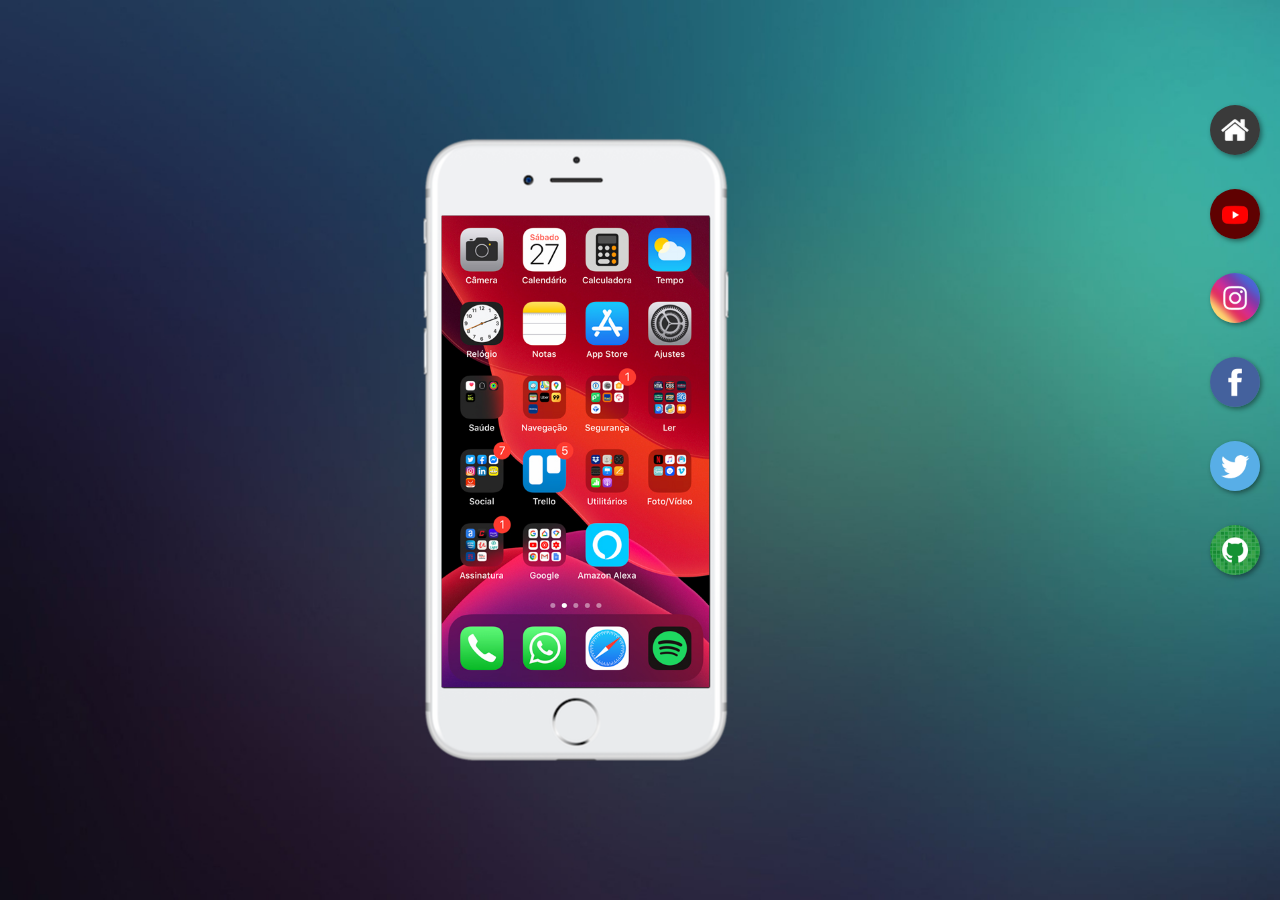
<file: index.html>
<!DOCTYPE html>
<html lang="pt-br">
<head>
    <meta charset="UTF-8">
    <meta name="viewport" content="width=device-width, initial-scale=1.0">
    <title>Projeto redes sociais</title> 
    <link rel="shortcut icon" href="favicon.ico" type="image/x-icon">
    <link rel="stylesheet" href="estilos/style.css">
</head>
<body>
    <main>
        <section id="celular">
            <iframe src="home.html" name="tela" id="tela" frameborder="0">
                Seu navegador não é compativel com isso
            </iframe>

        </section>
        <section id="redes-sociais">
            <a href="home.html" target="tela"><img src="imagens/logo-home.jpg" alt=""></a> <br> 
            <a href="youtube.html" target="tela"><img src="imagens/logo-youtube.jpg" alt=""></a> <br>
            <a href="instagram.html" target="tela"><img src="imagens/logo-instagram.jpg" alt=""></a> <br>
            <a href="facebook.html" target="tela"><img src="imagens/logo-facebook.jpg" alt=""></a> <br>
            <a href="twiter.html" target="tela"><img src="imagens/logo-twitter.jpg" alt=""></a> <br>
            <a href="github.html" target="tela"><img src="imagens/logo-github.jpg" alt=""></a> <br>
        </section>
    </main>
</body>
</html>
</file>
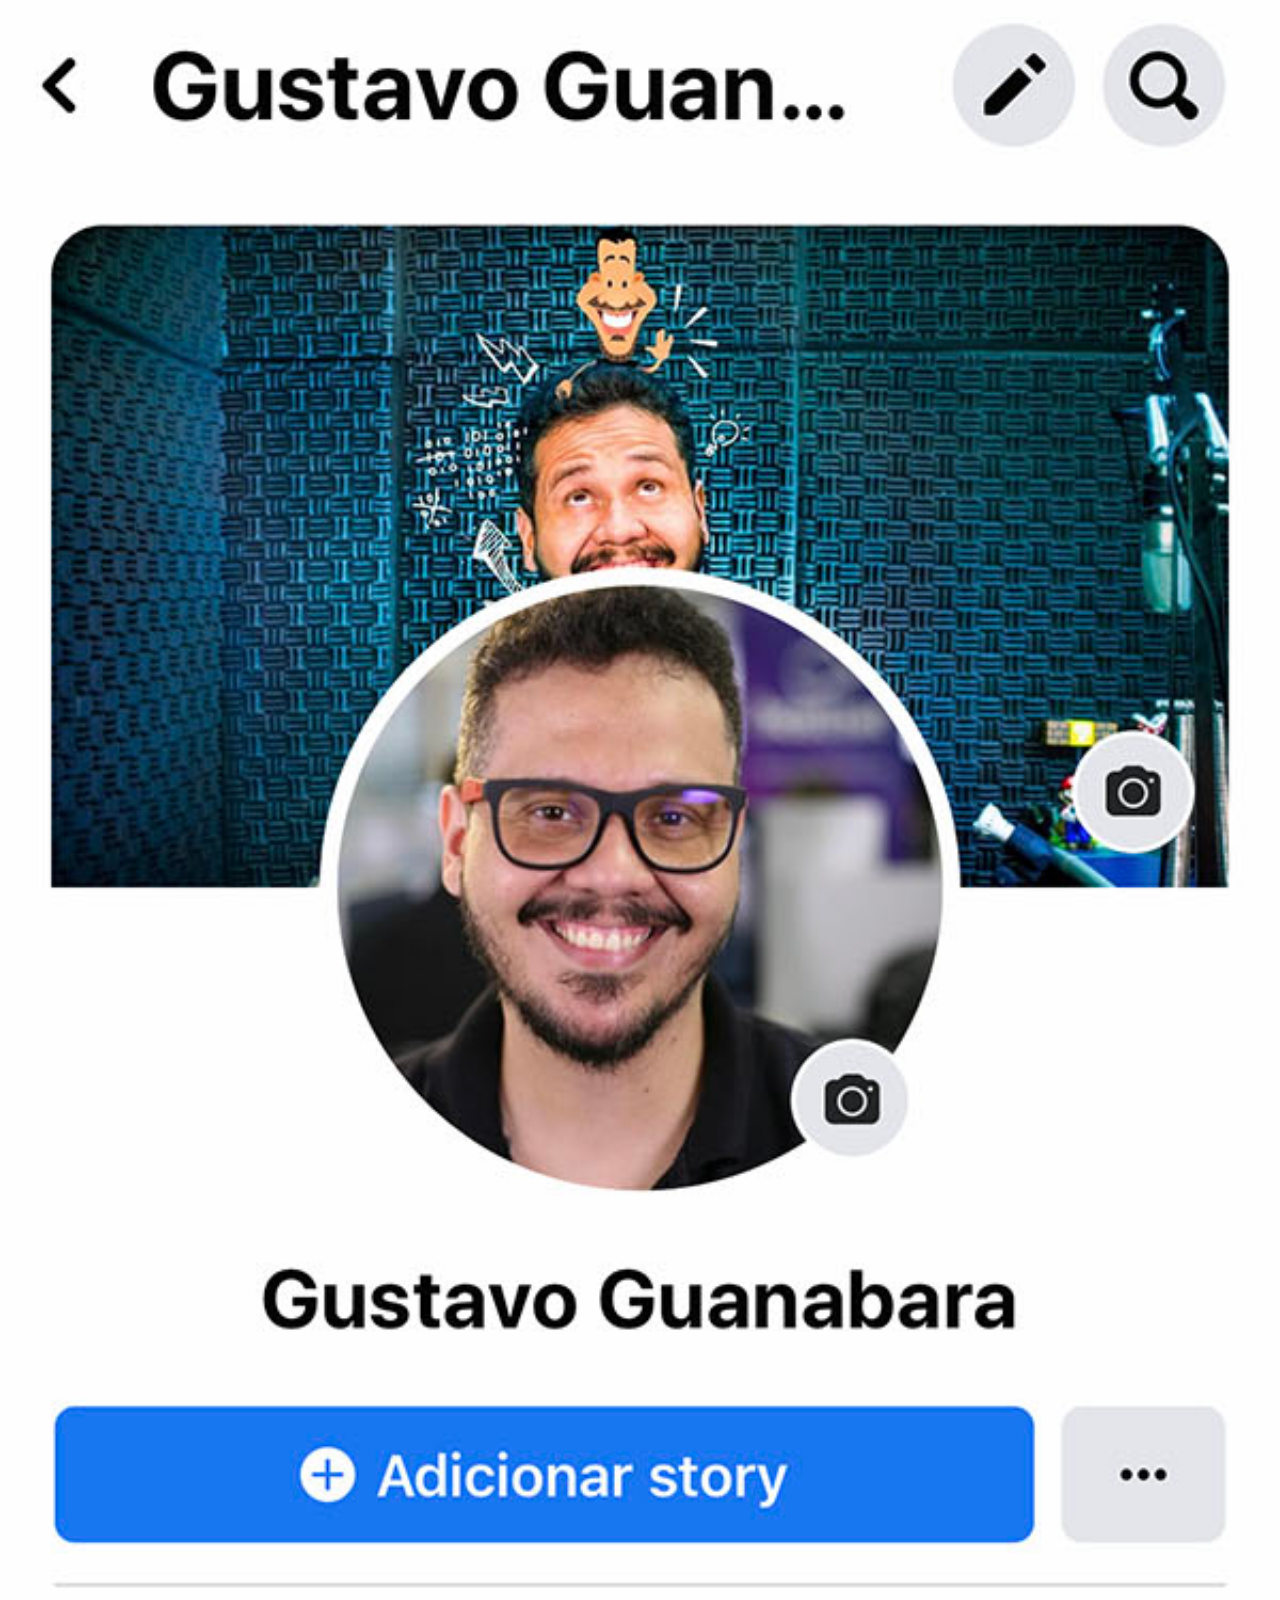
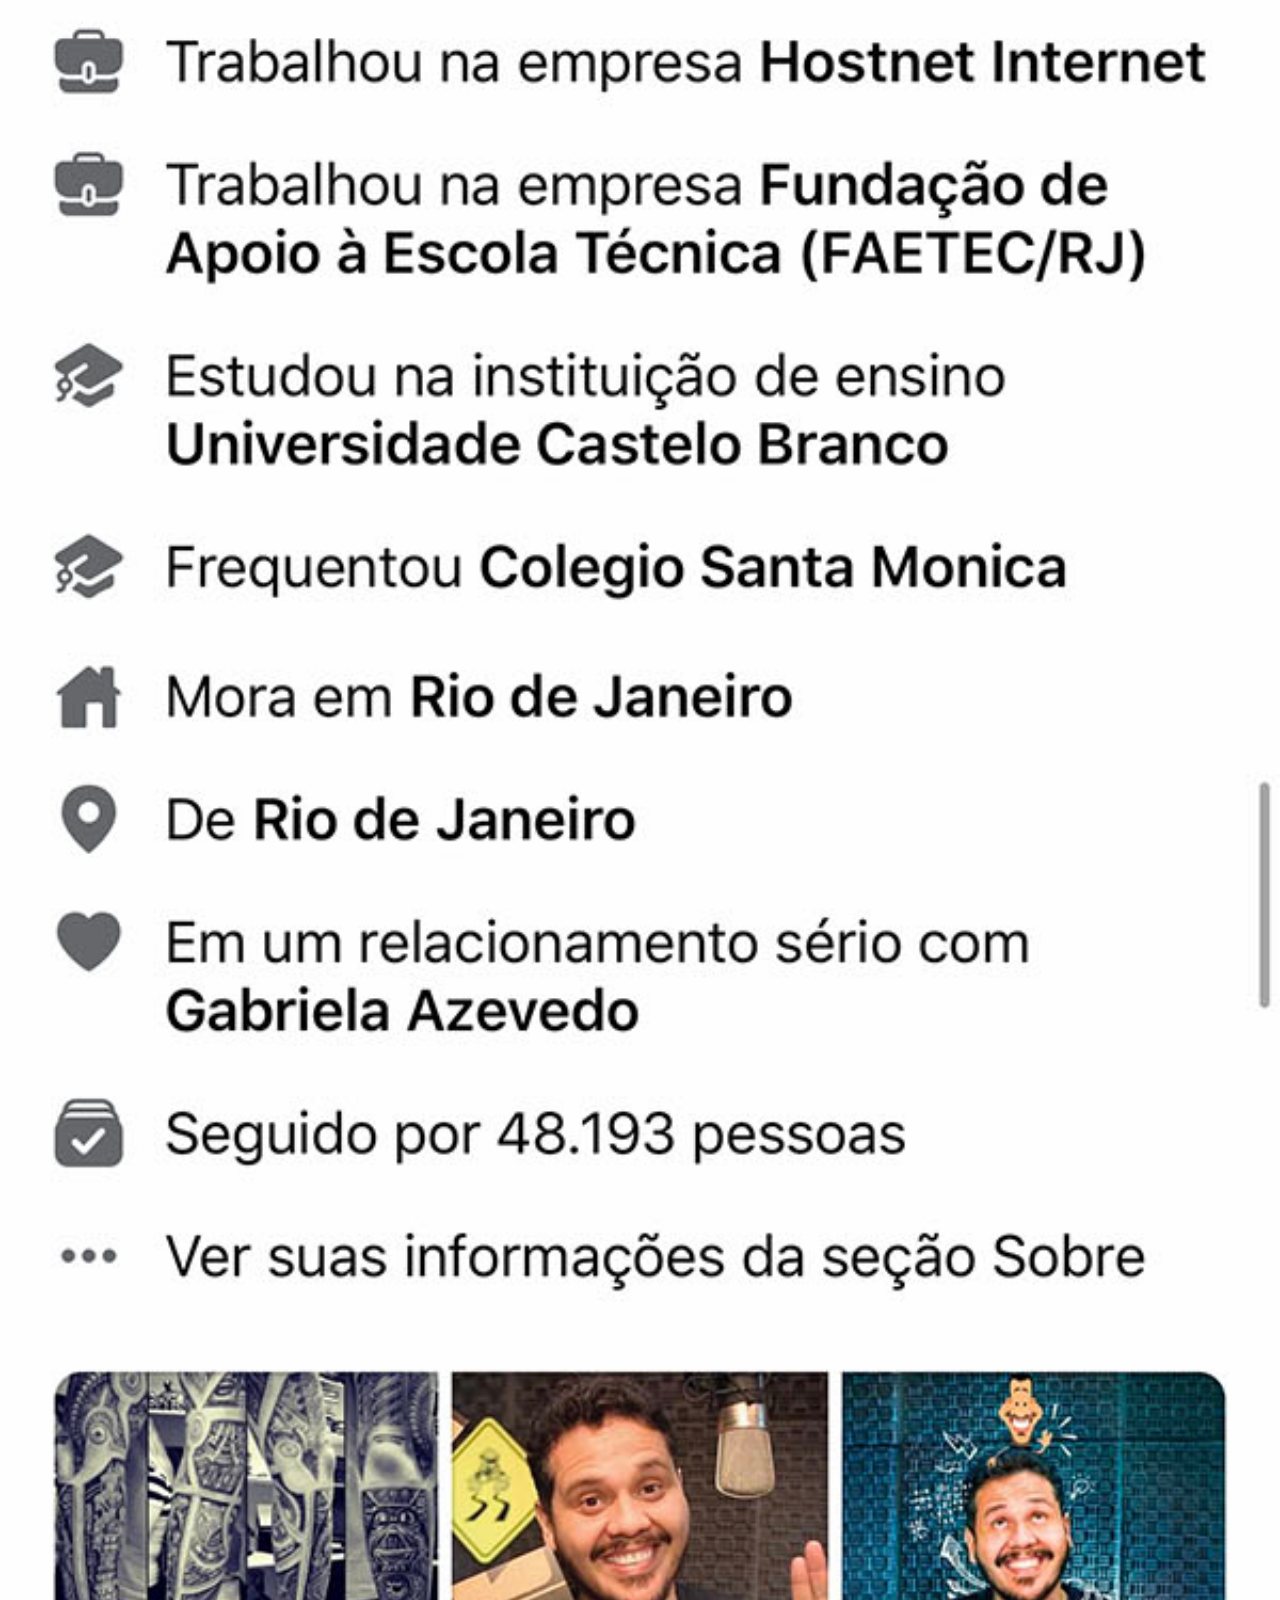
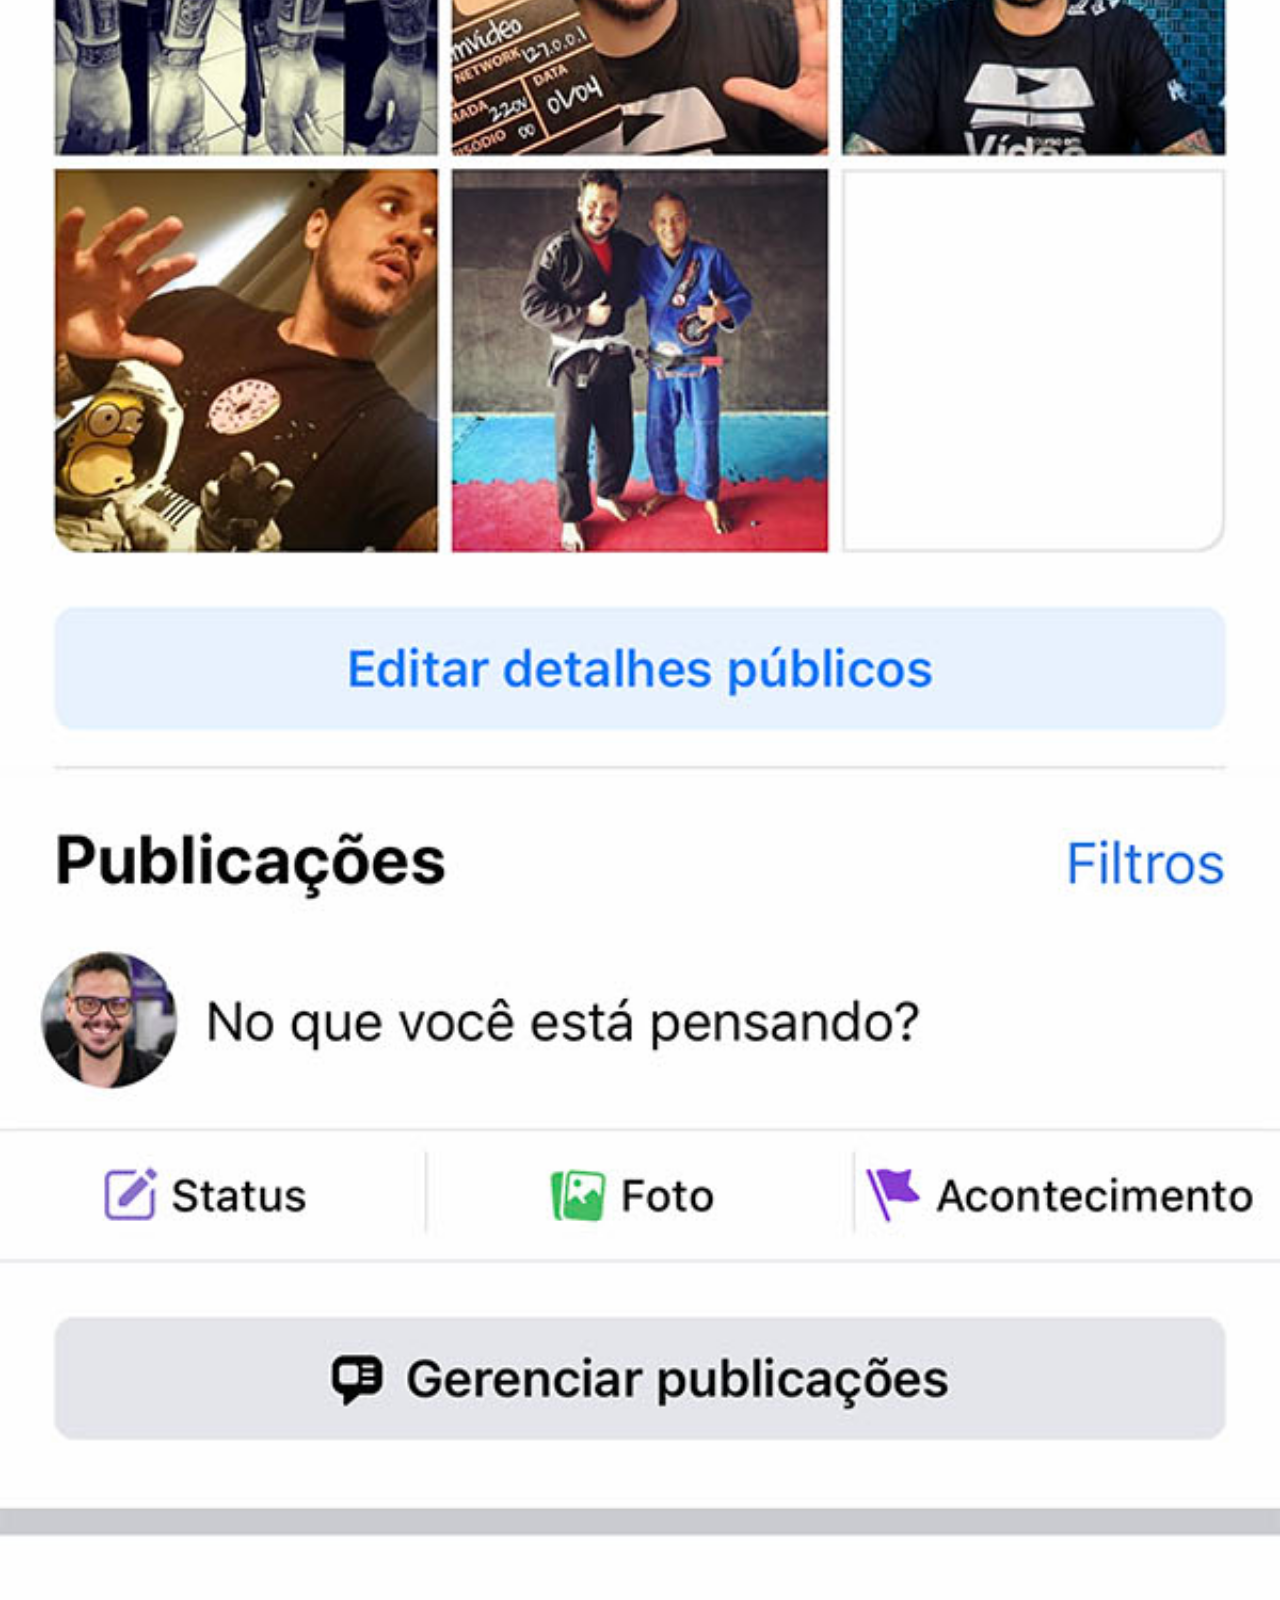
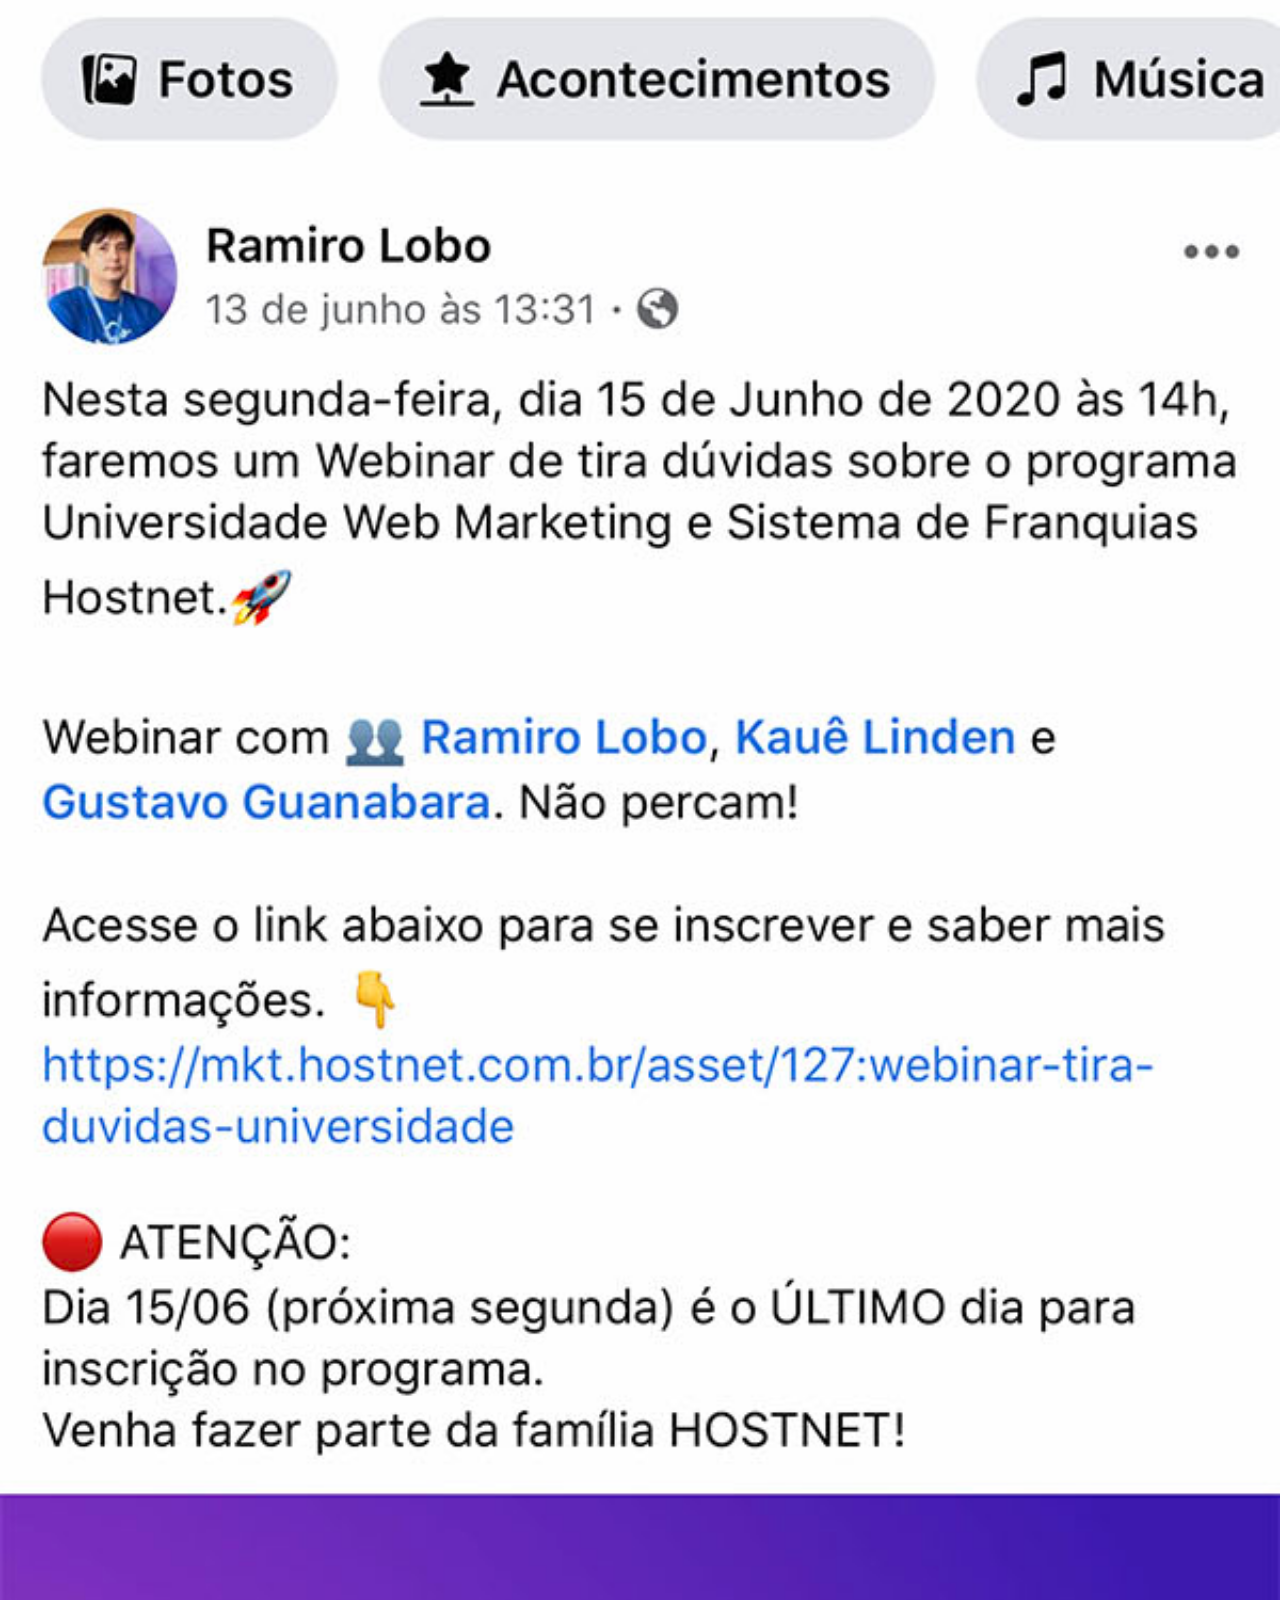
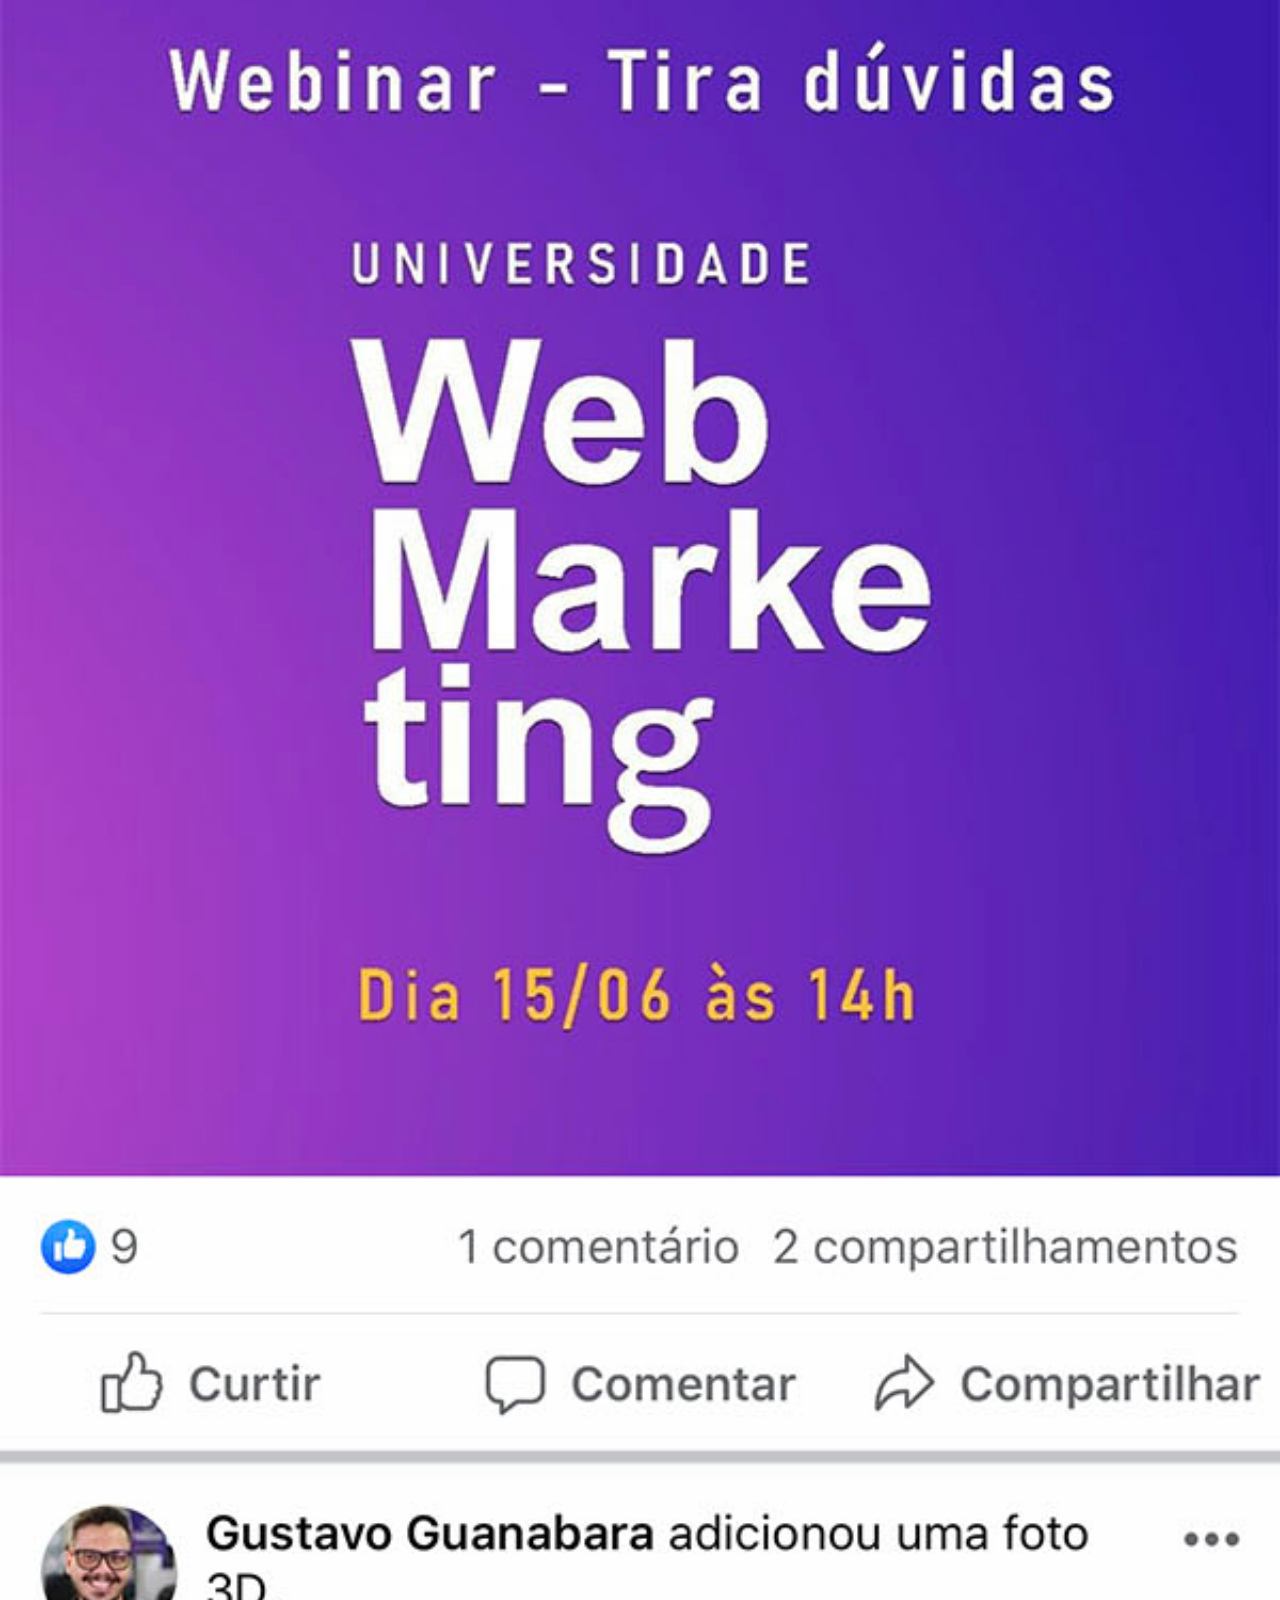
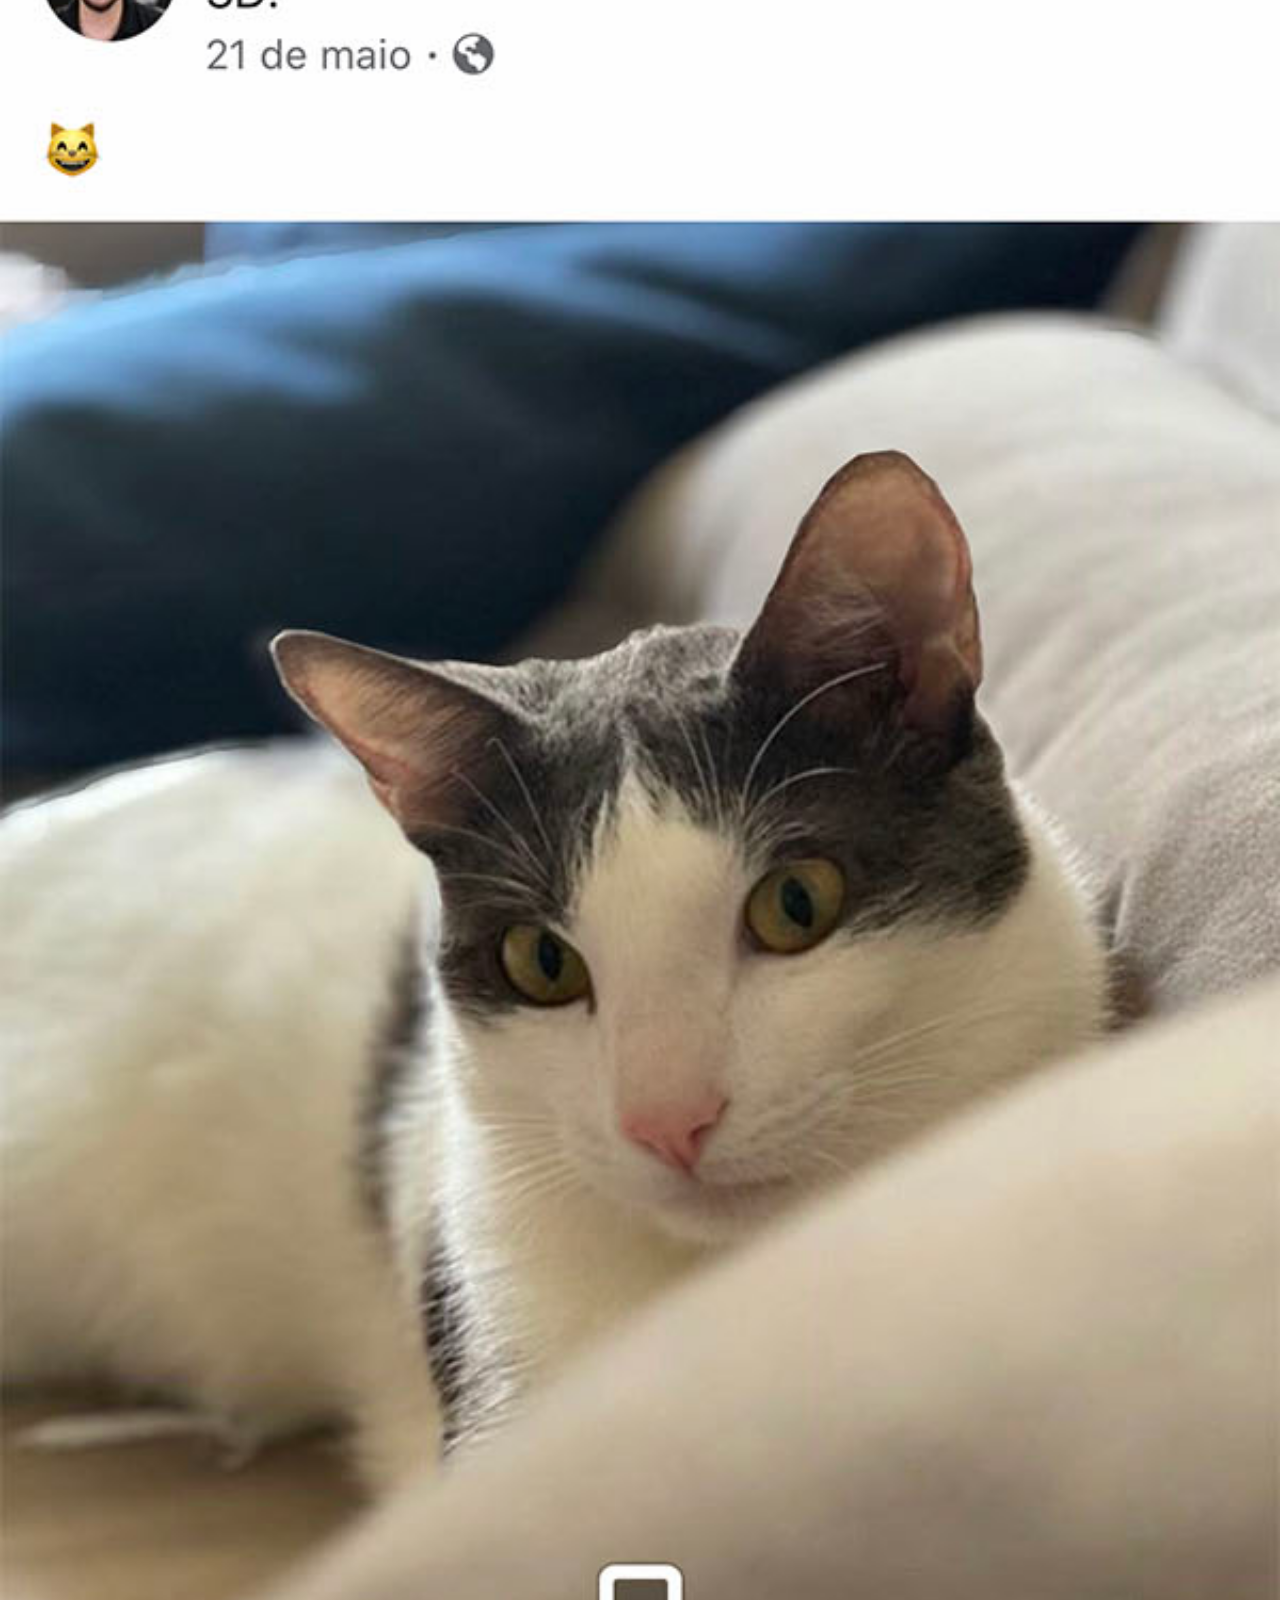
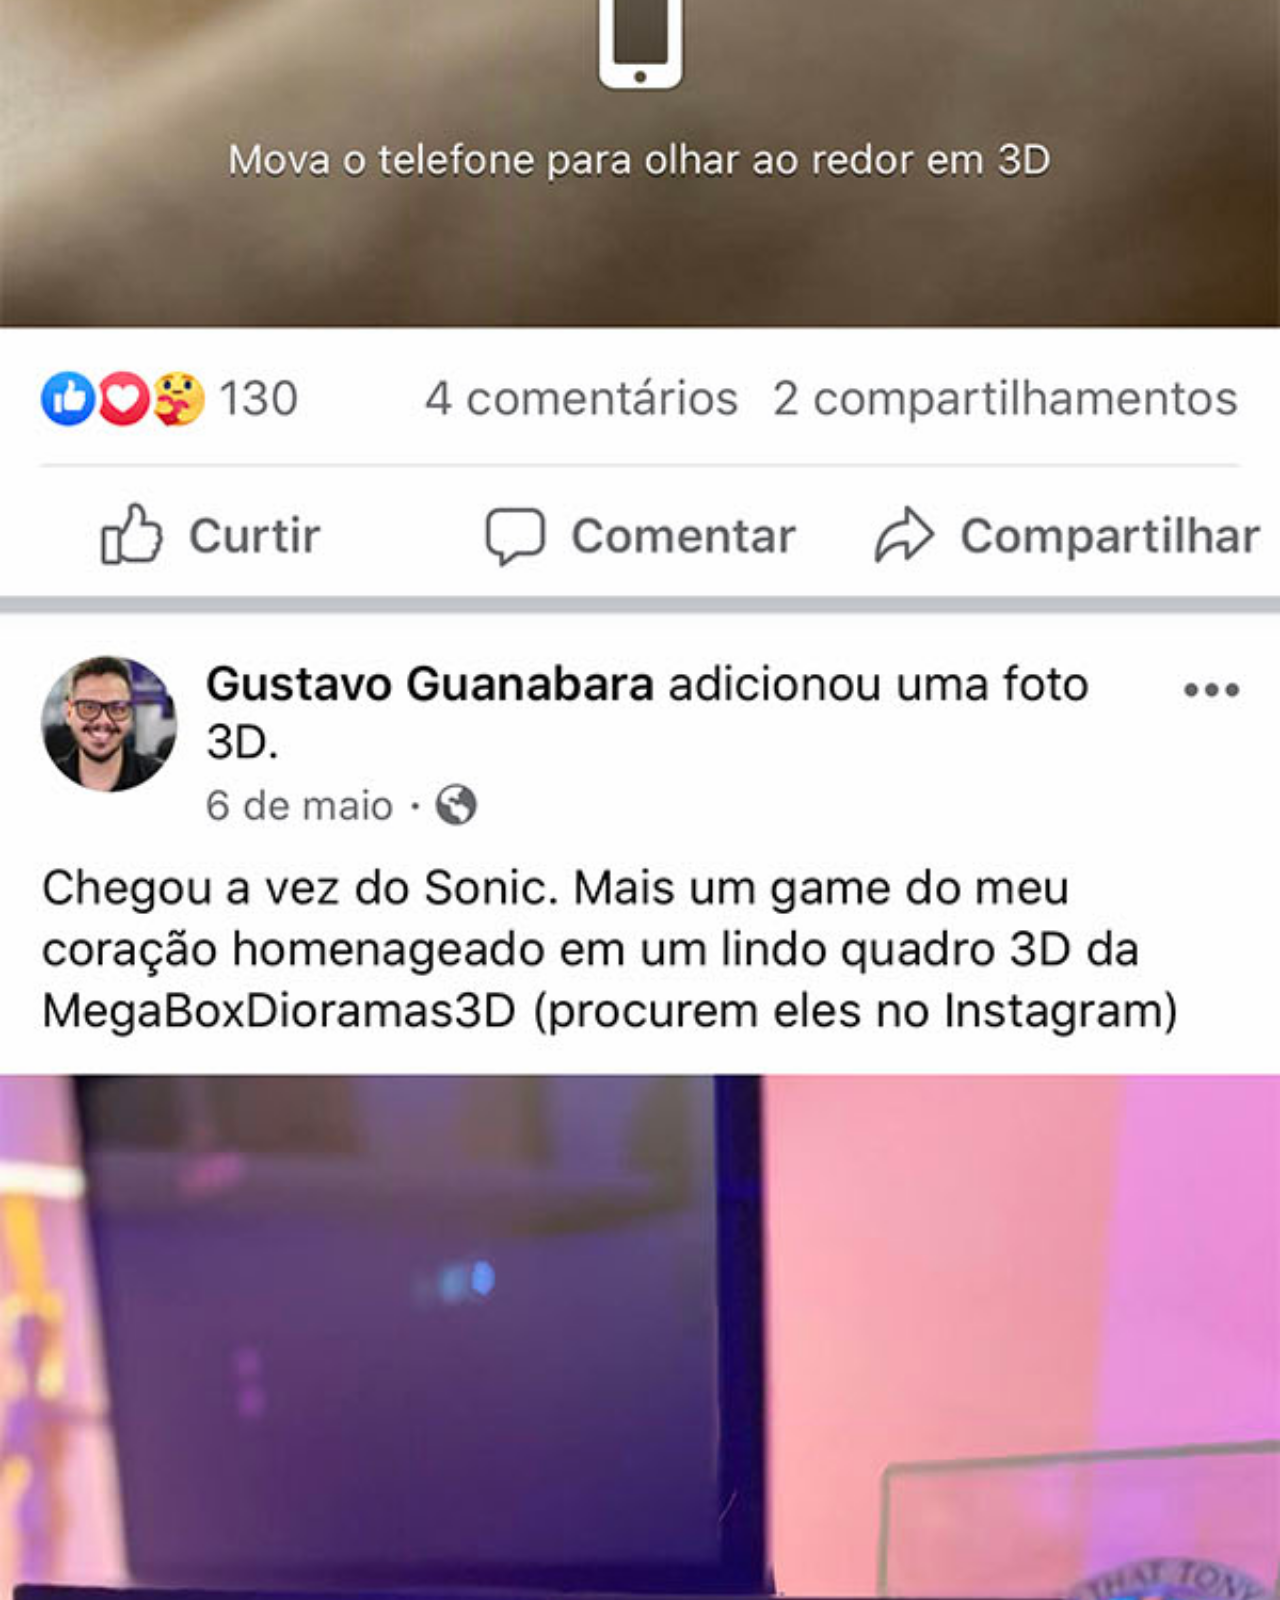
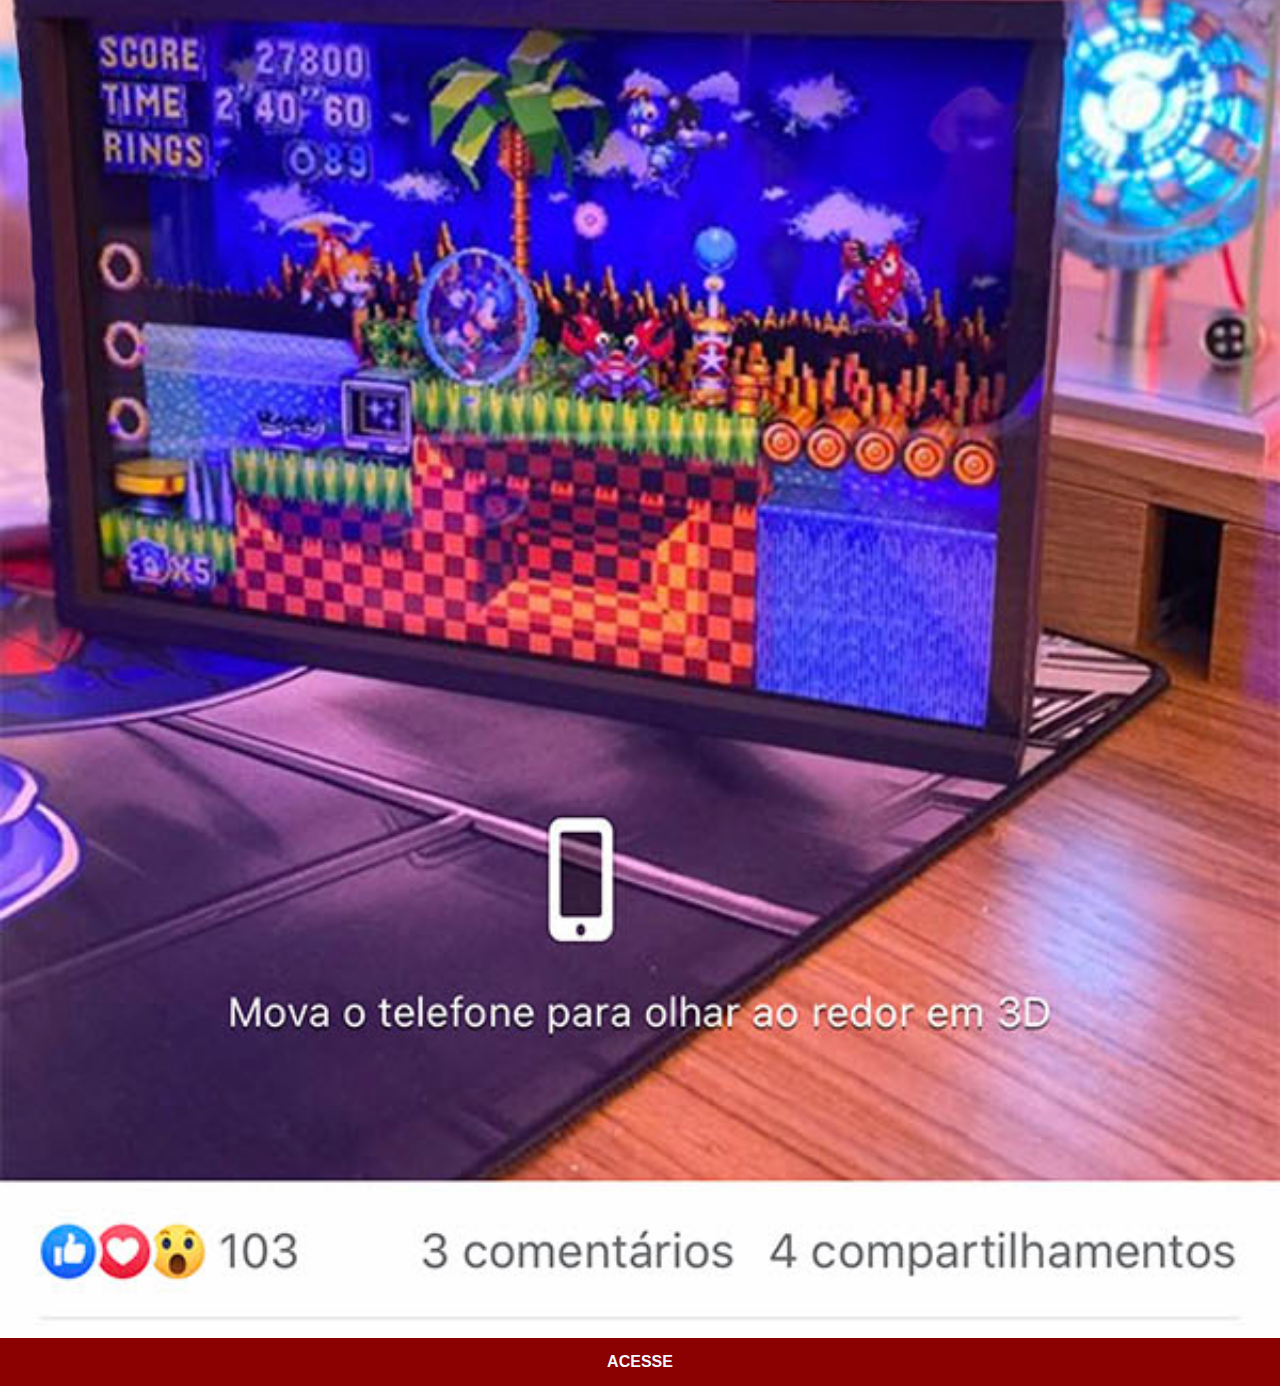
<file: facebook.html>
<!DOCTYPE html>
<html lang="pt-br">
<head>
    <meta charset="UTF-8">
    <meta name="viewport" content="width=device-width, initial-scale=1.0">
    <title>Facebook</title>
    <link rel="stylesheet" href="estilos/social.css">
</head>
<body>
    <img src="imagens/tela-facebook.jpg" alt="Facebook">
    <a href="https://www.facebook.com/gustavoguanabara/?locale=pt_BR" target="_blank">ACESSE</a>
</body>
</html>
</file>
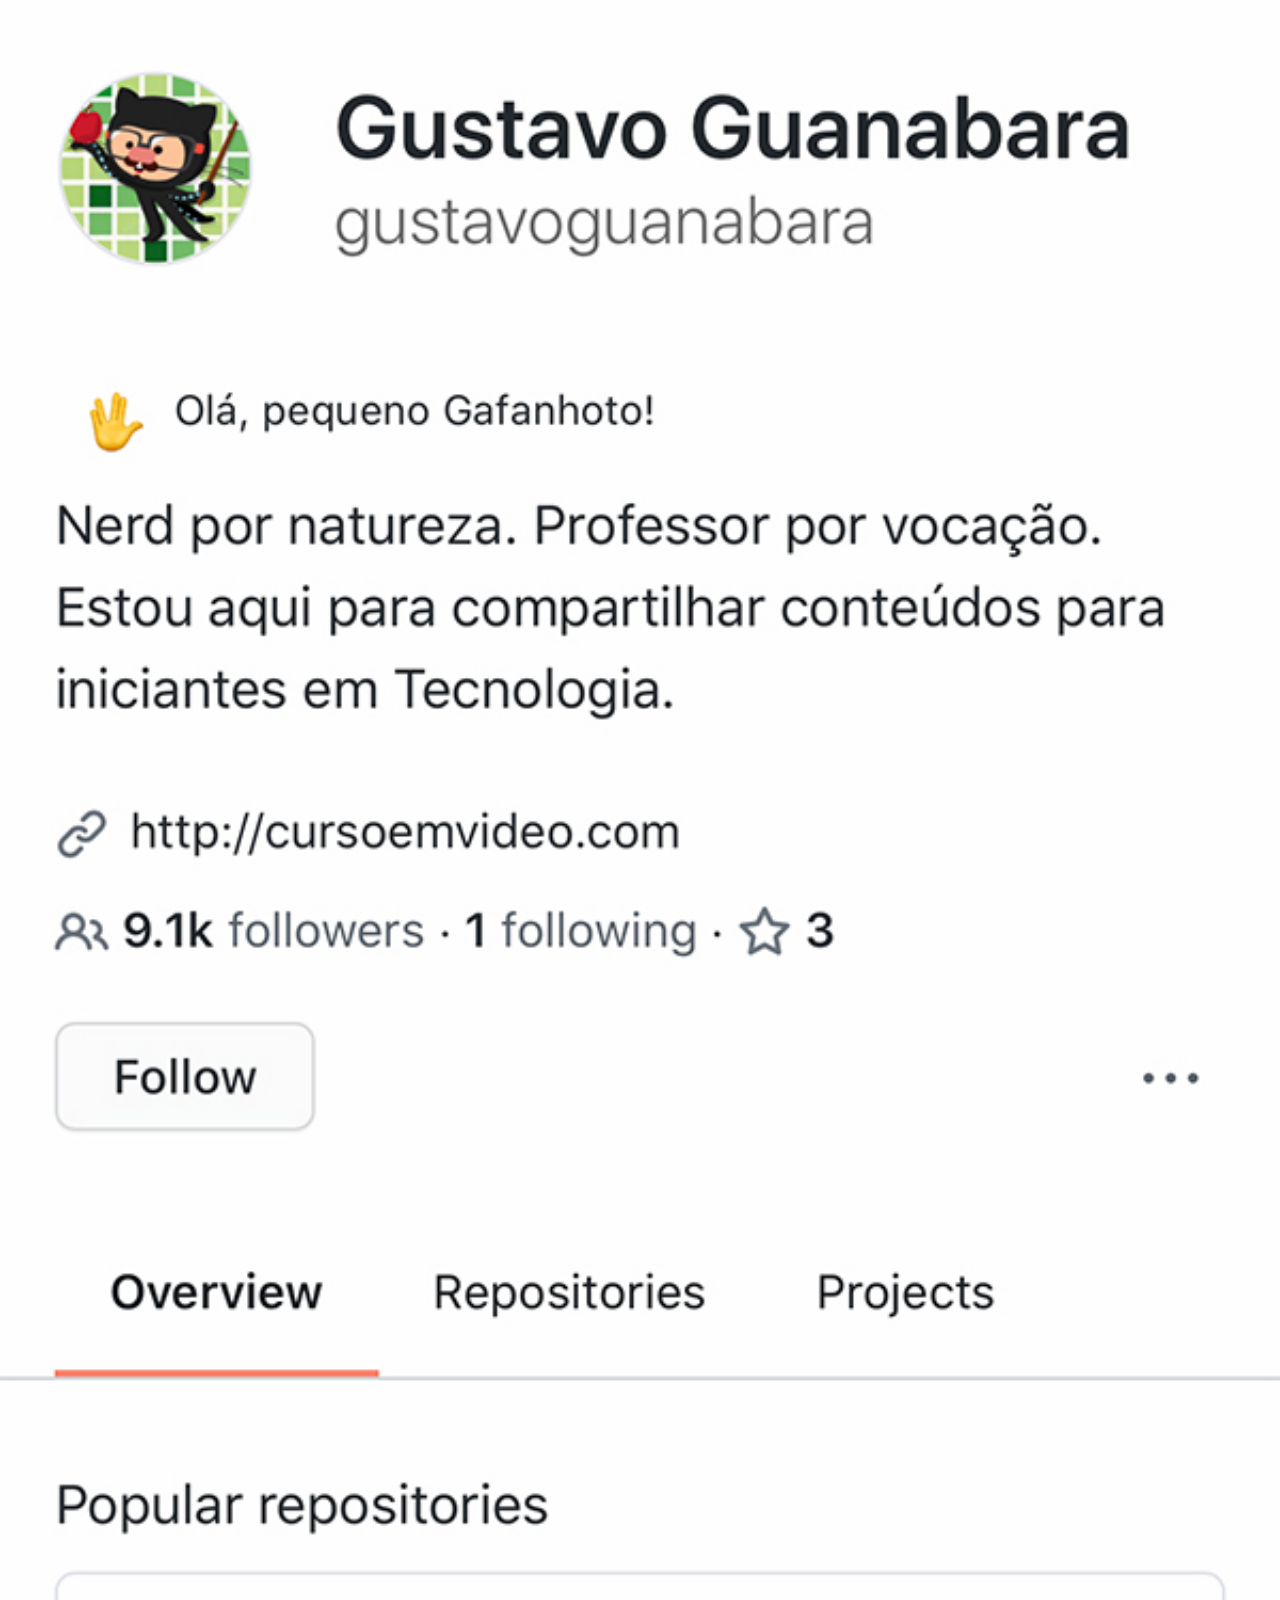
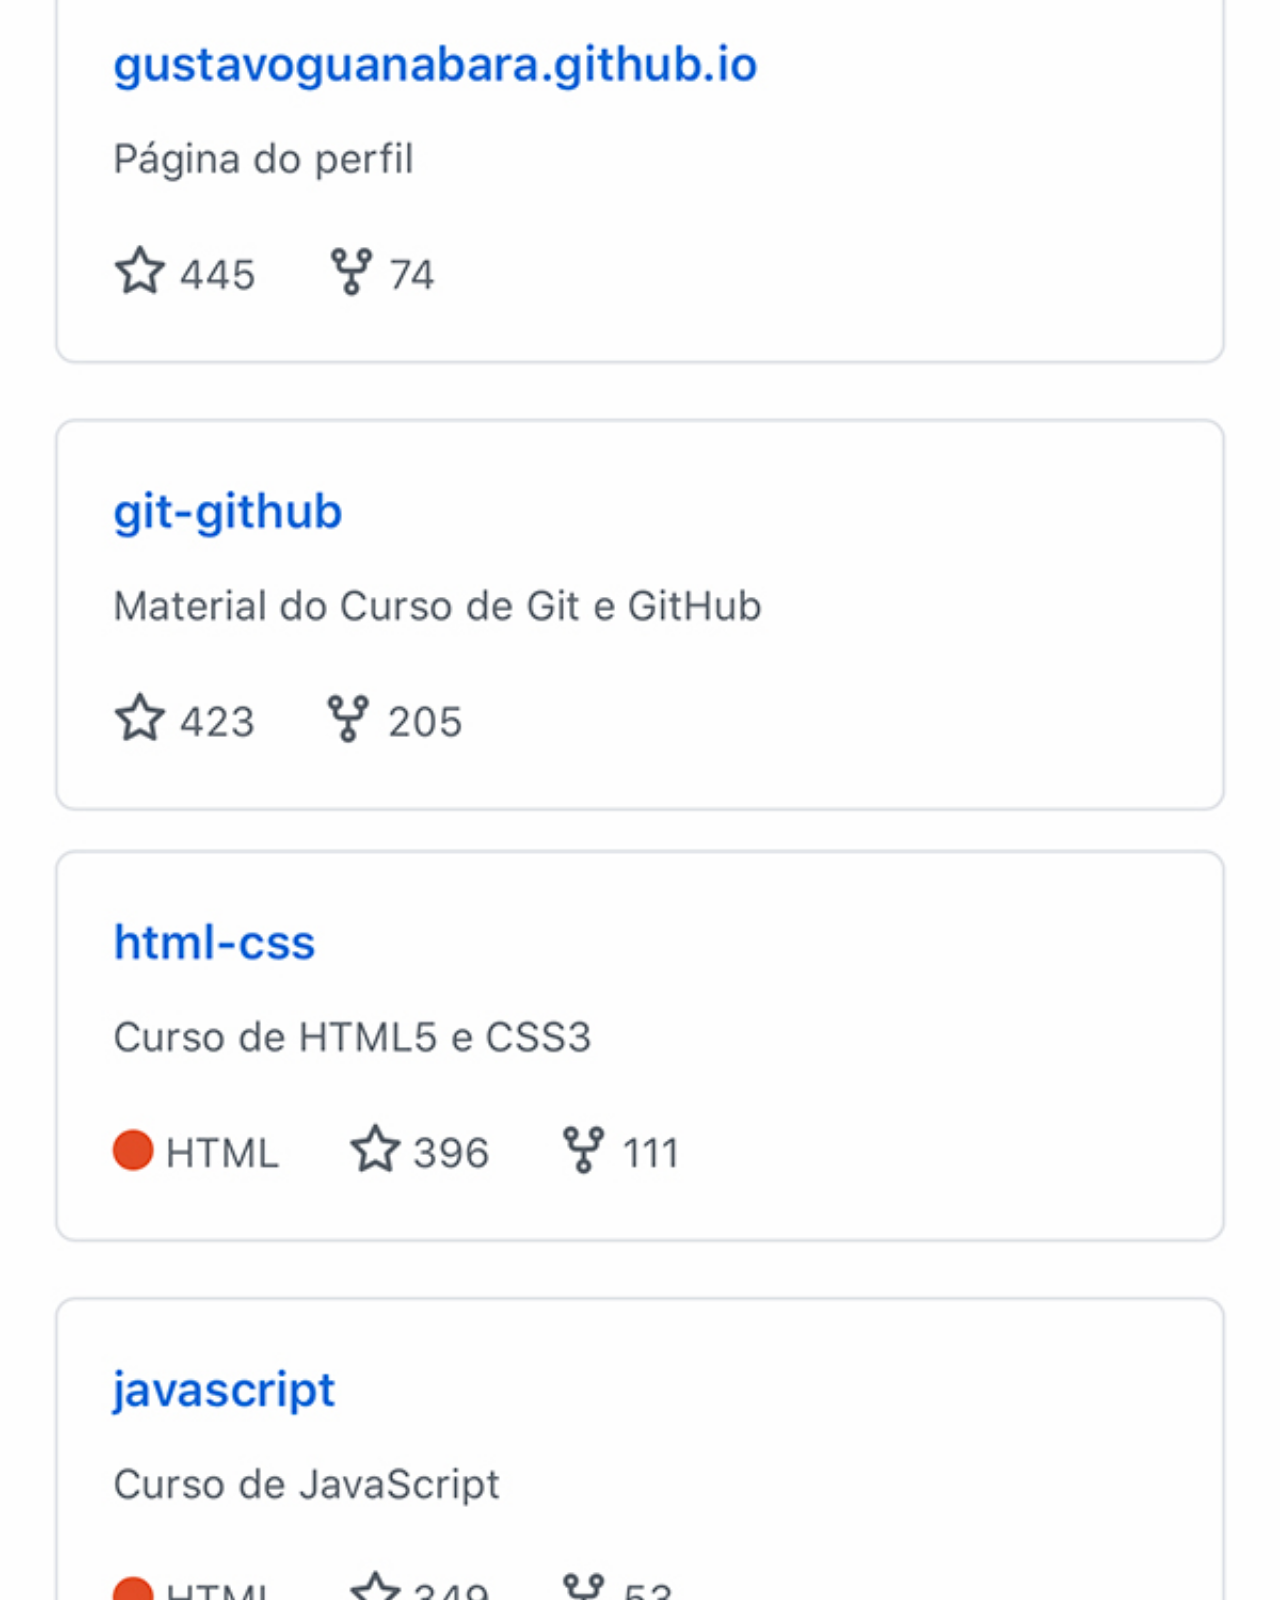
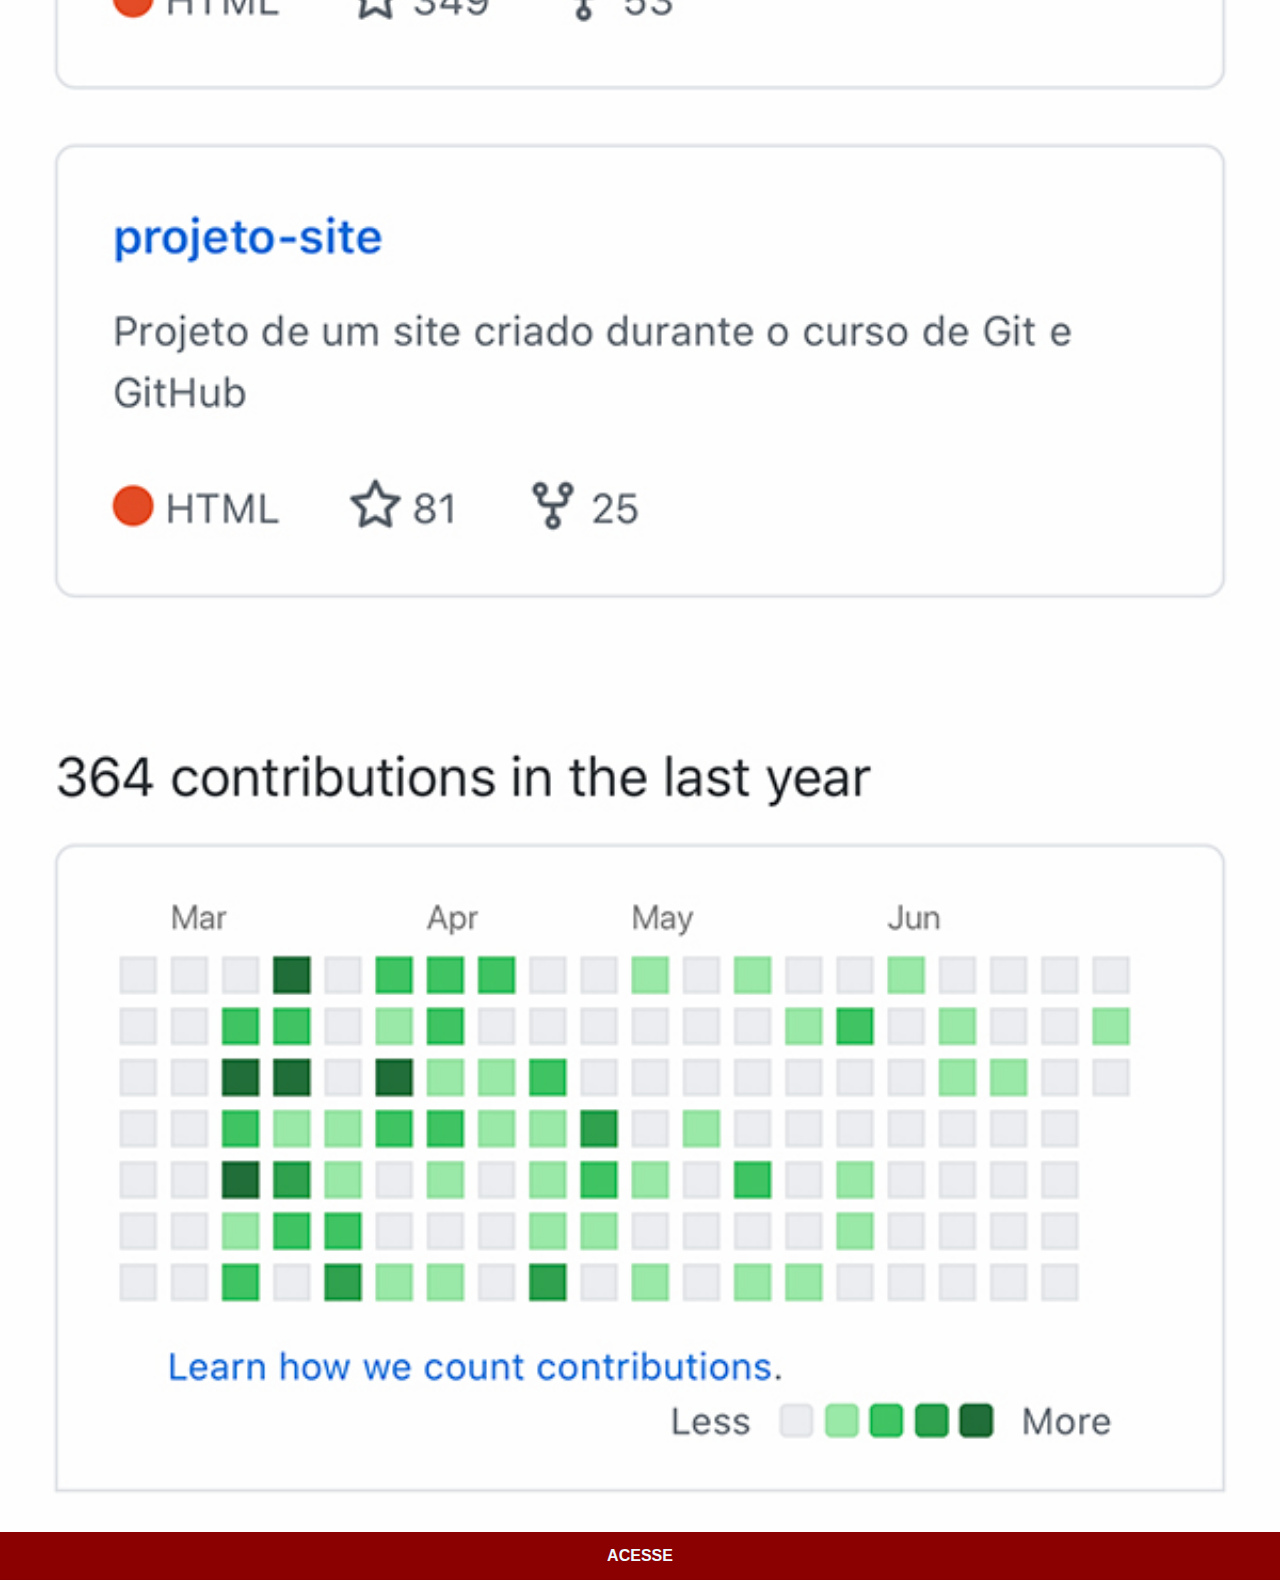
<file: github.html>
<!DOCTYPE html>
<html lang="en">
<head>
    <meta charset="UTF-8">
    <meta name="viewport" content="width=device-width, initial-scale=1.0">
    <title>Github</title>
    <link rel="stylesheet" href="estilos/social.css">
</head>
<body>
    <img src="imagens/tela-github.jpg" alt="GitHub">
    <a href="https://github.com/gustavoguanabara" target="_blank">ACESSE</a>
</body>
</html>
</file>
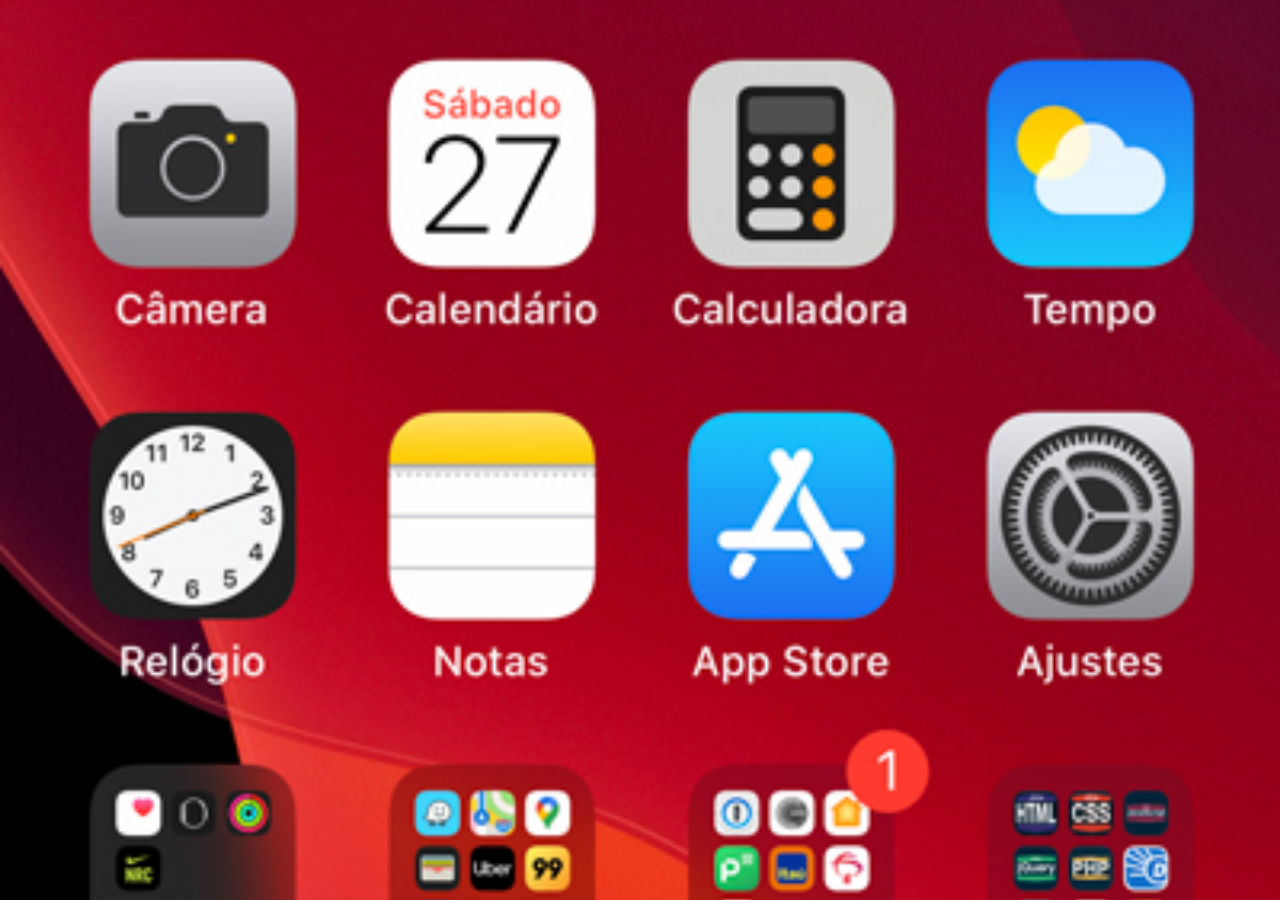
<file: home.html>
<!DOCTYPE html>
<html lang="pt-br">
<head>
    <meta charset="UTF-8">
    <meta name="viewport" content="width=device-width, initial-scale=1.0">
    <title>Home</title>
</head>
<style>
    * {
        margin: 0px;
        padding: 0px;
    }
    body {
        width: 100vw;
        height: 100vh;
        background: black url('imagens/tela-home.jpg') no-repeat top center;
        background-size: cover;

    }
</style>
<body>
    
</body>
</html>
</file>
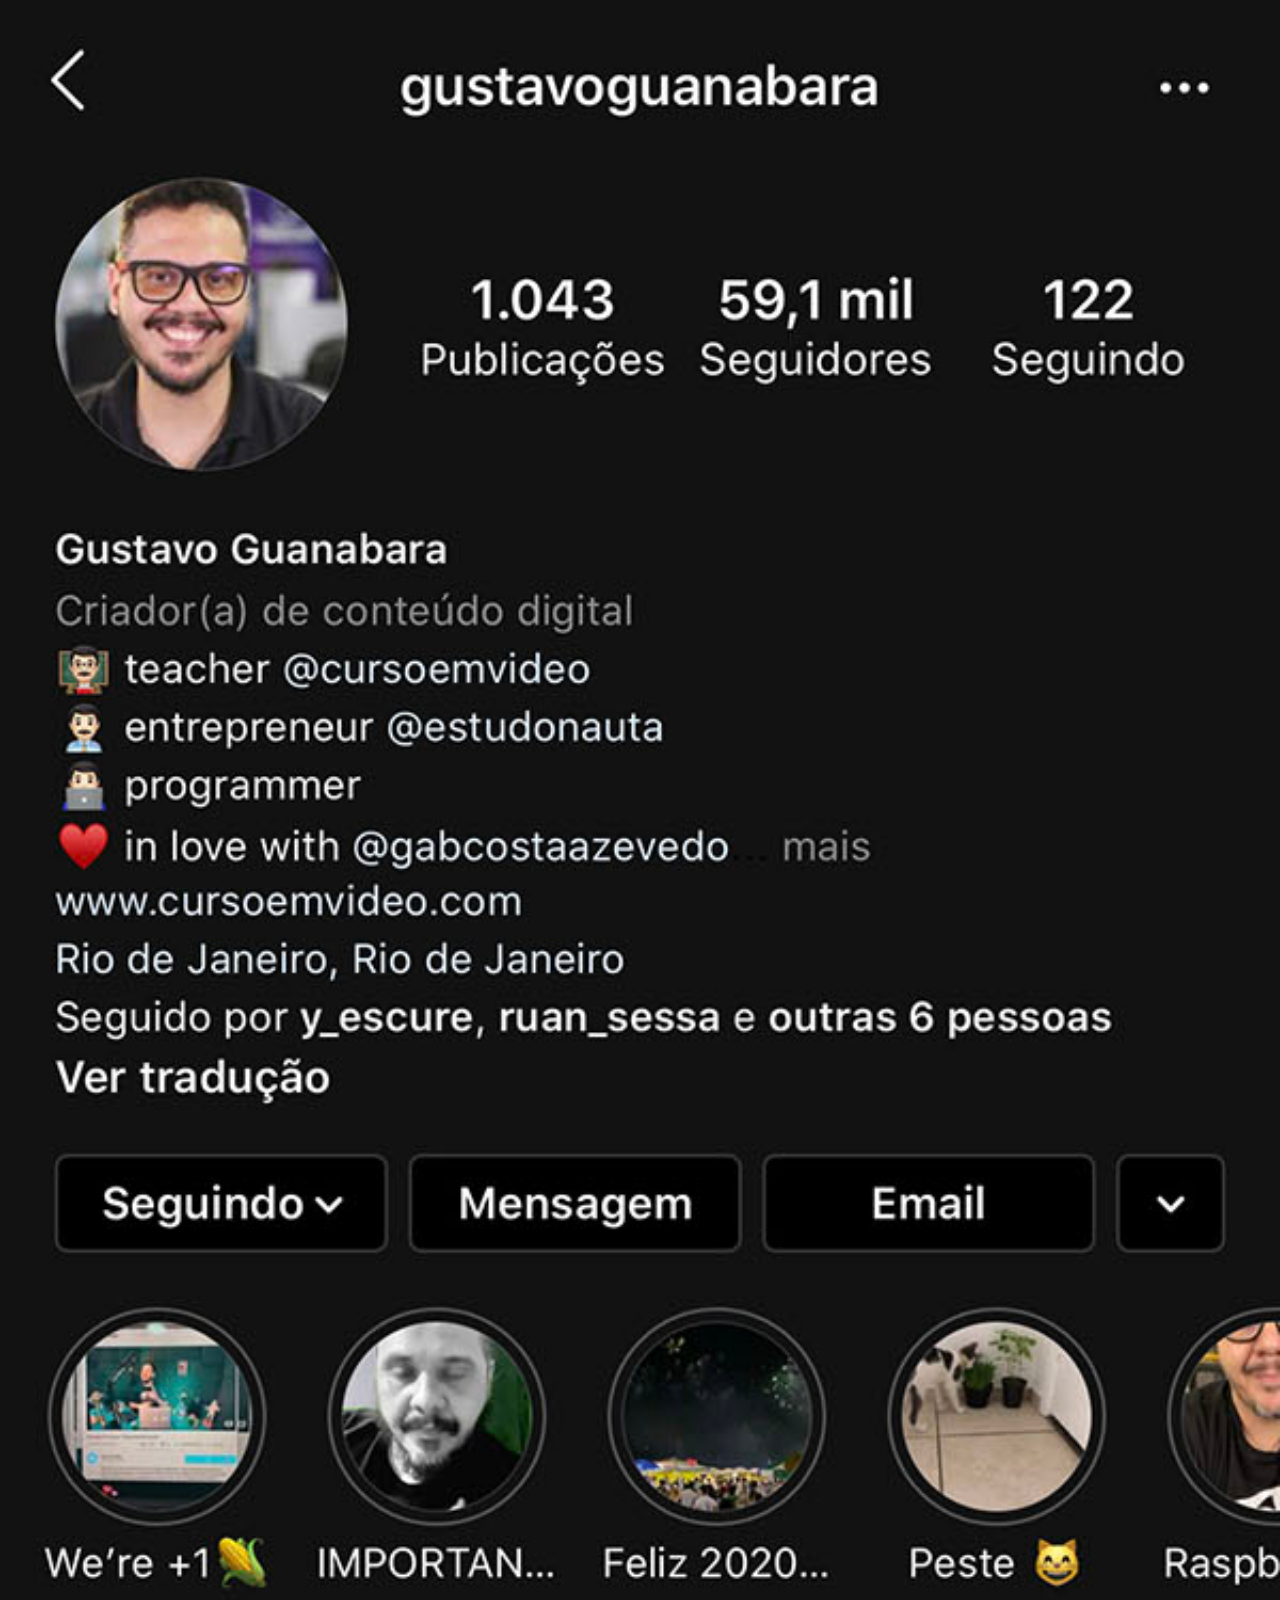
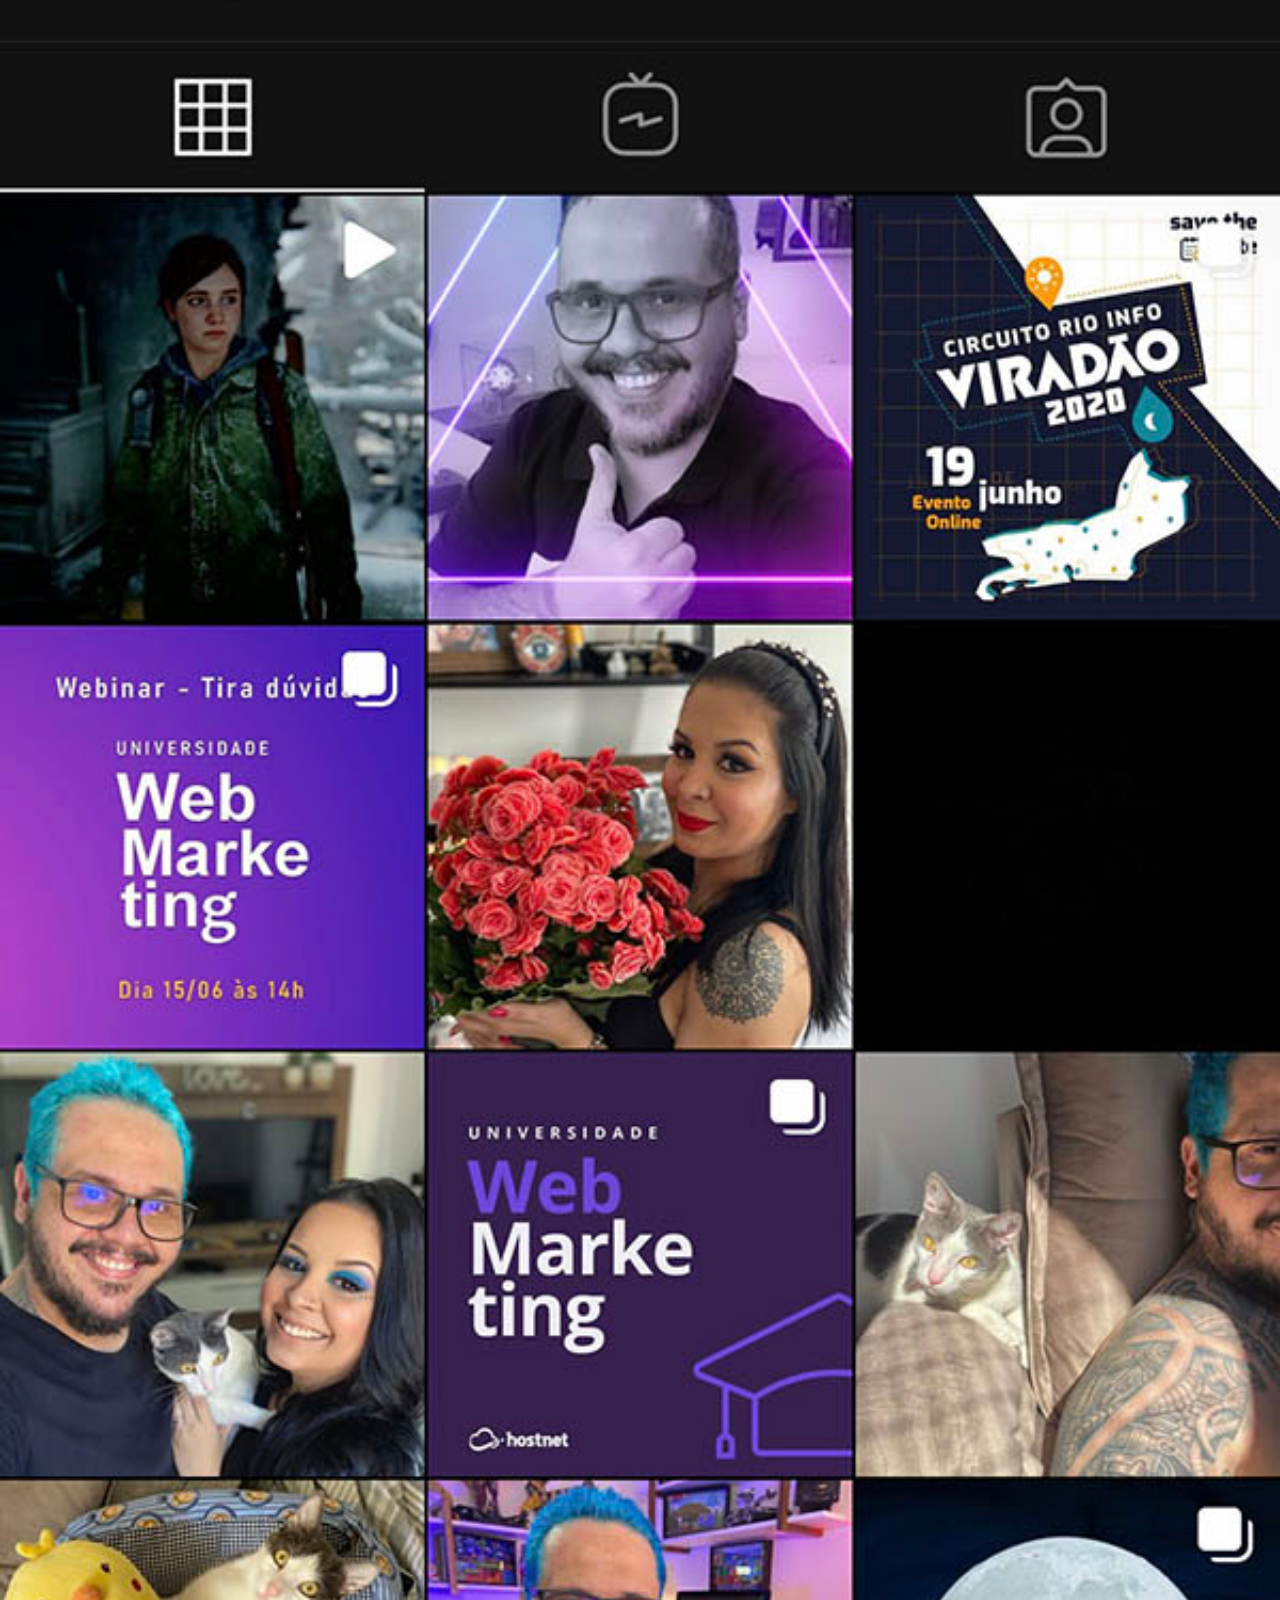
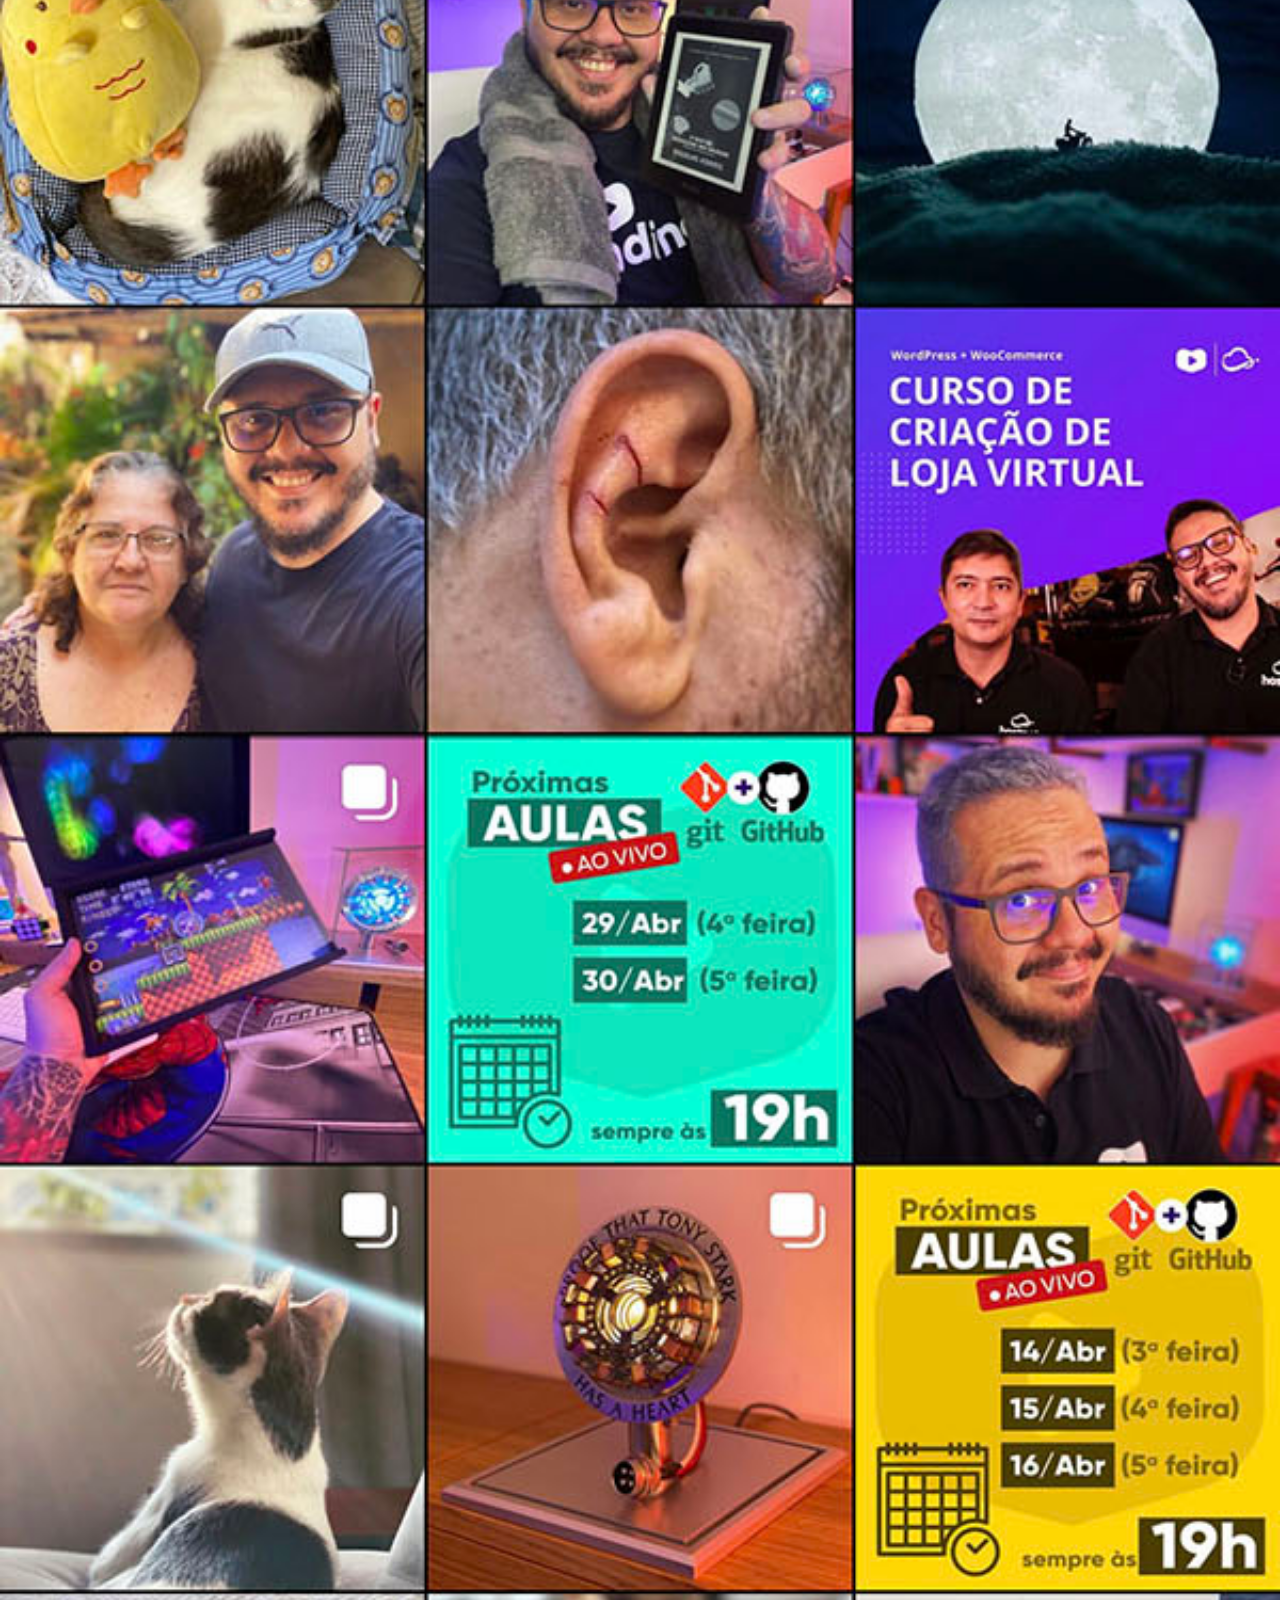
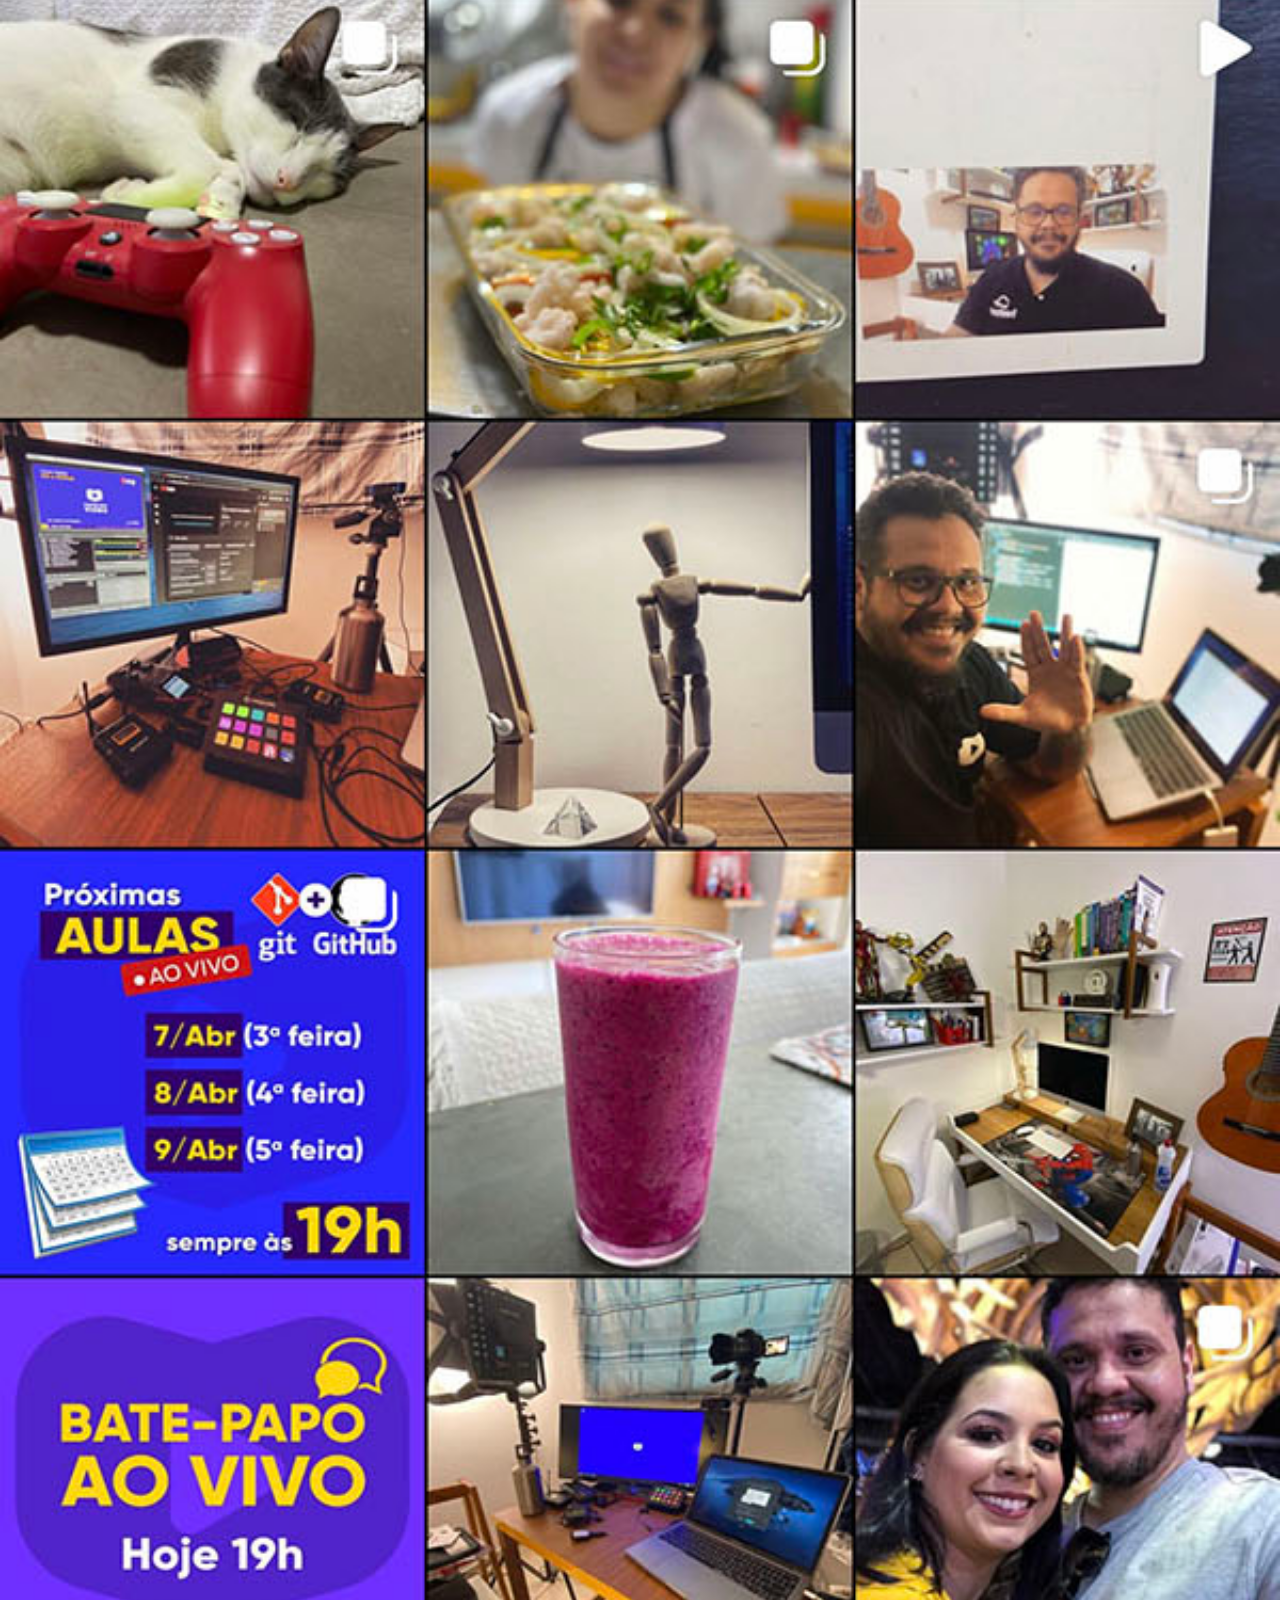
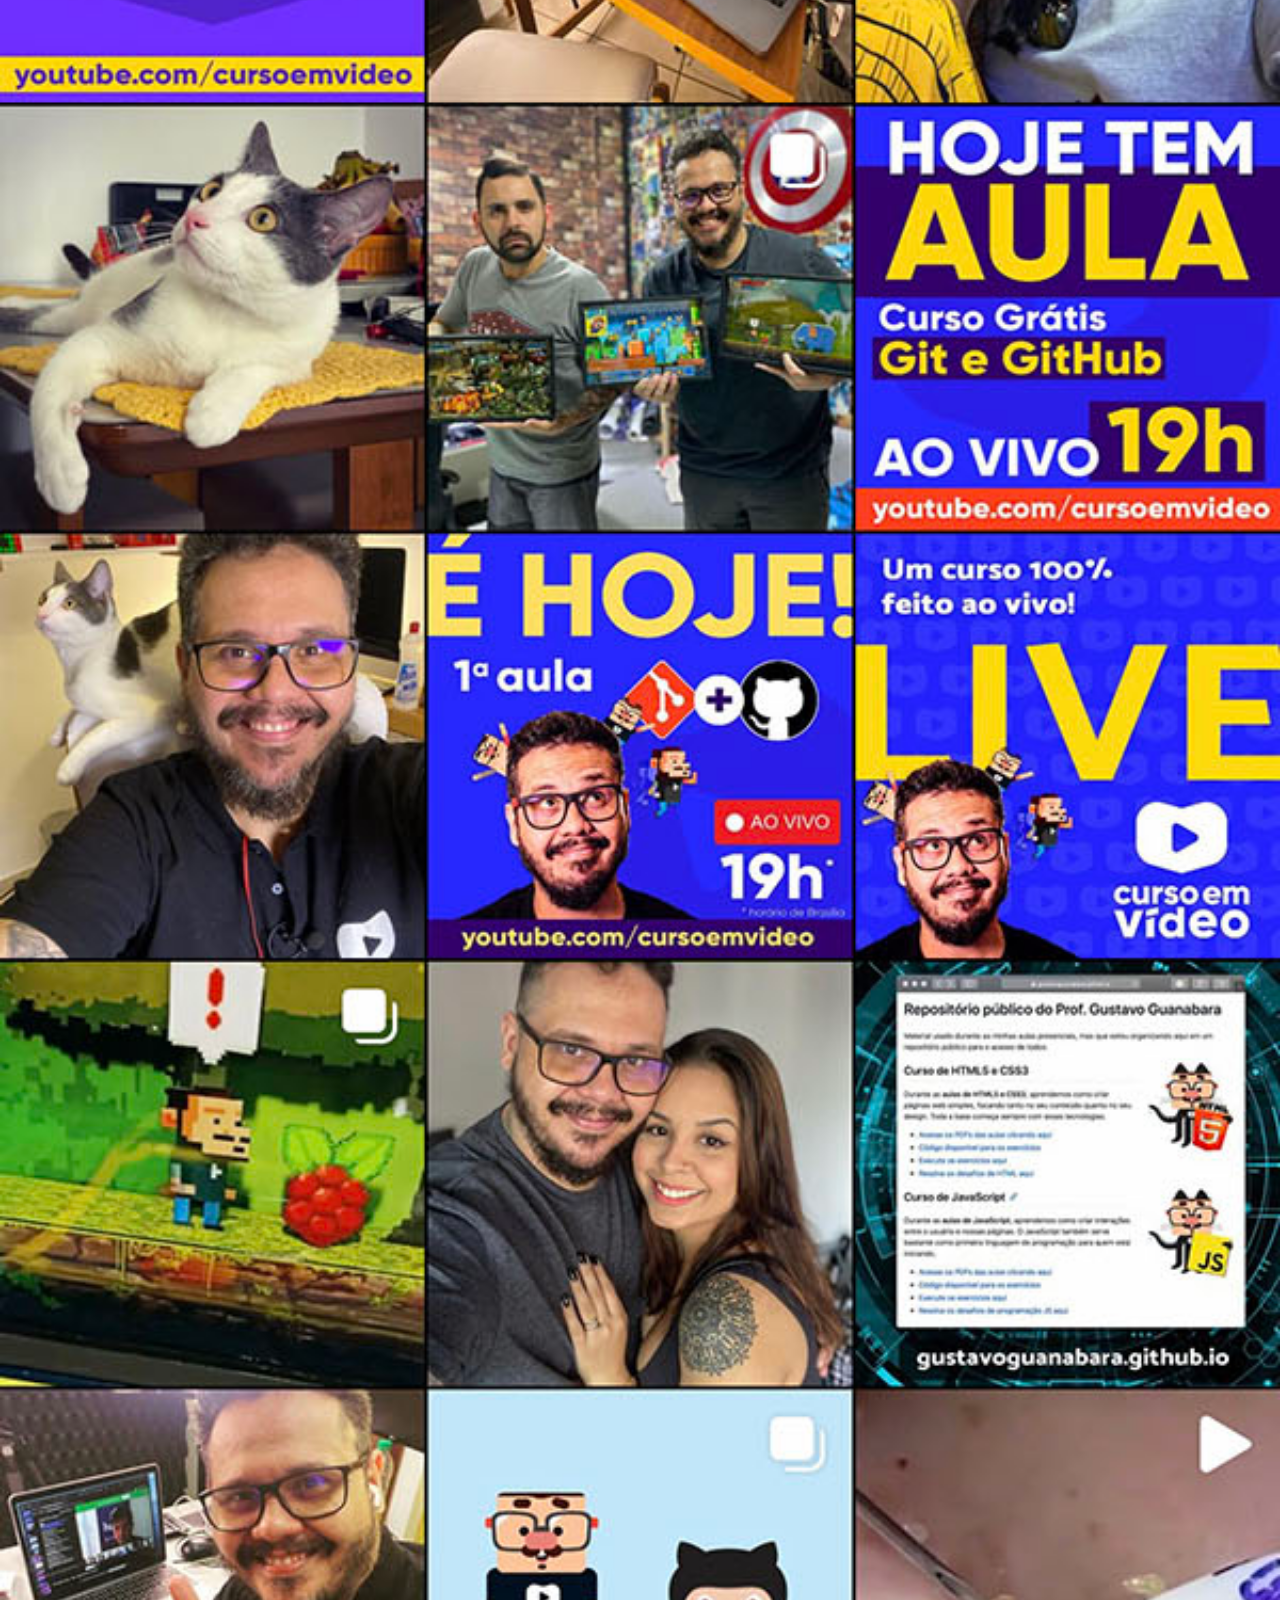
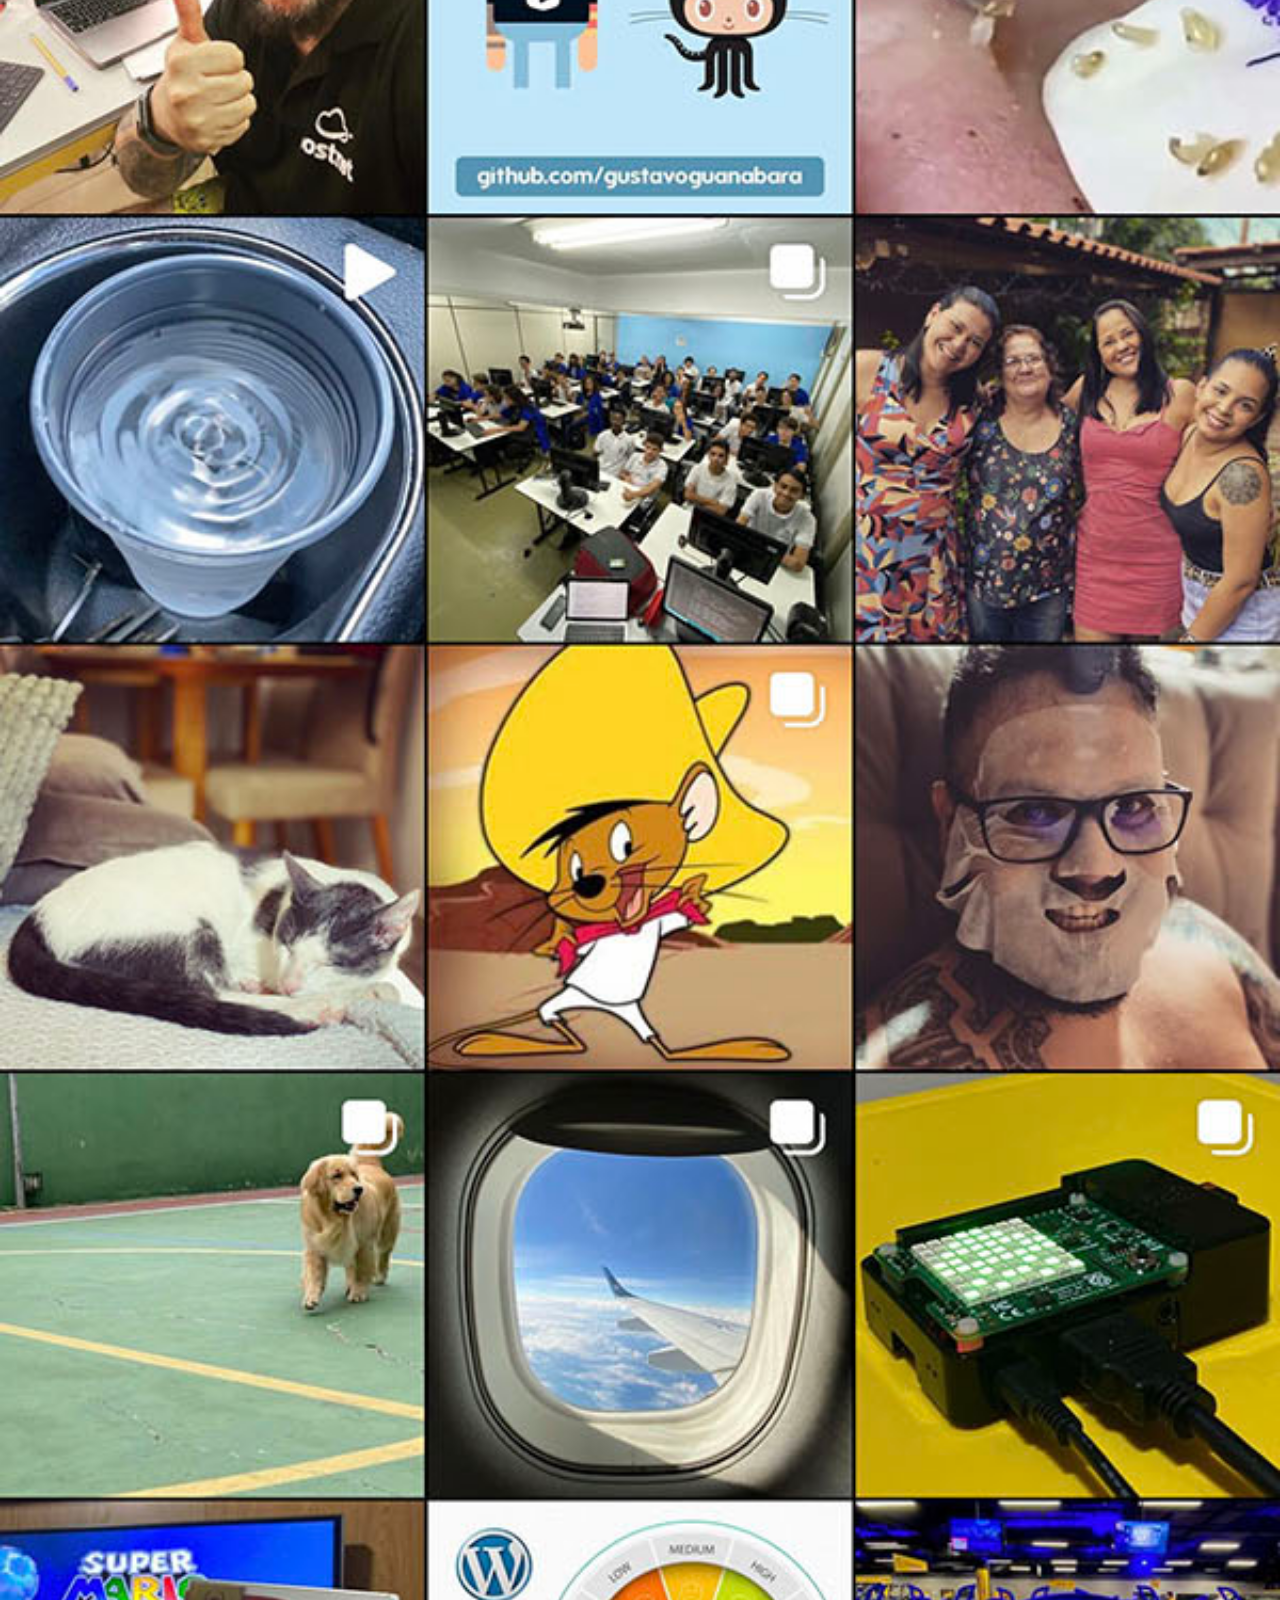
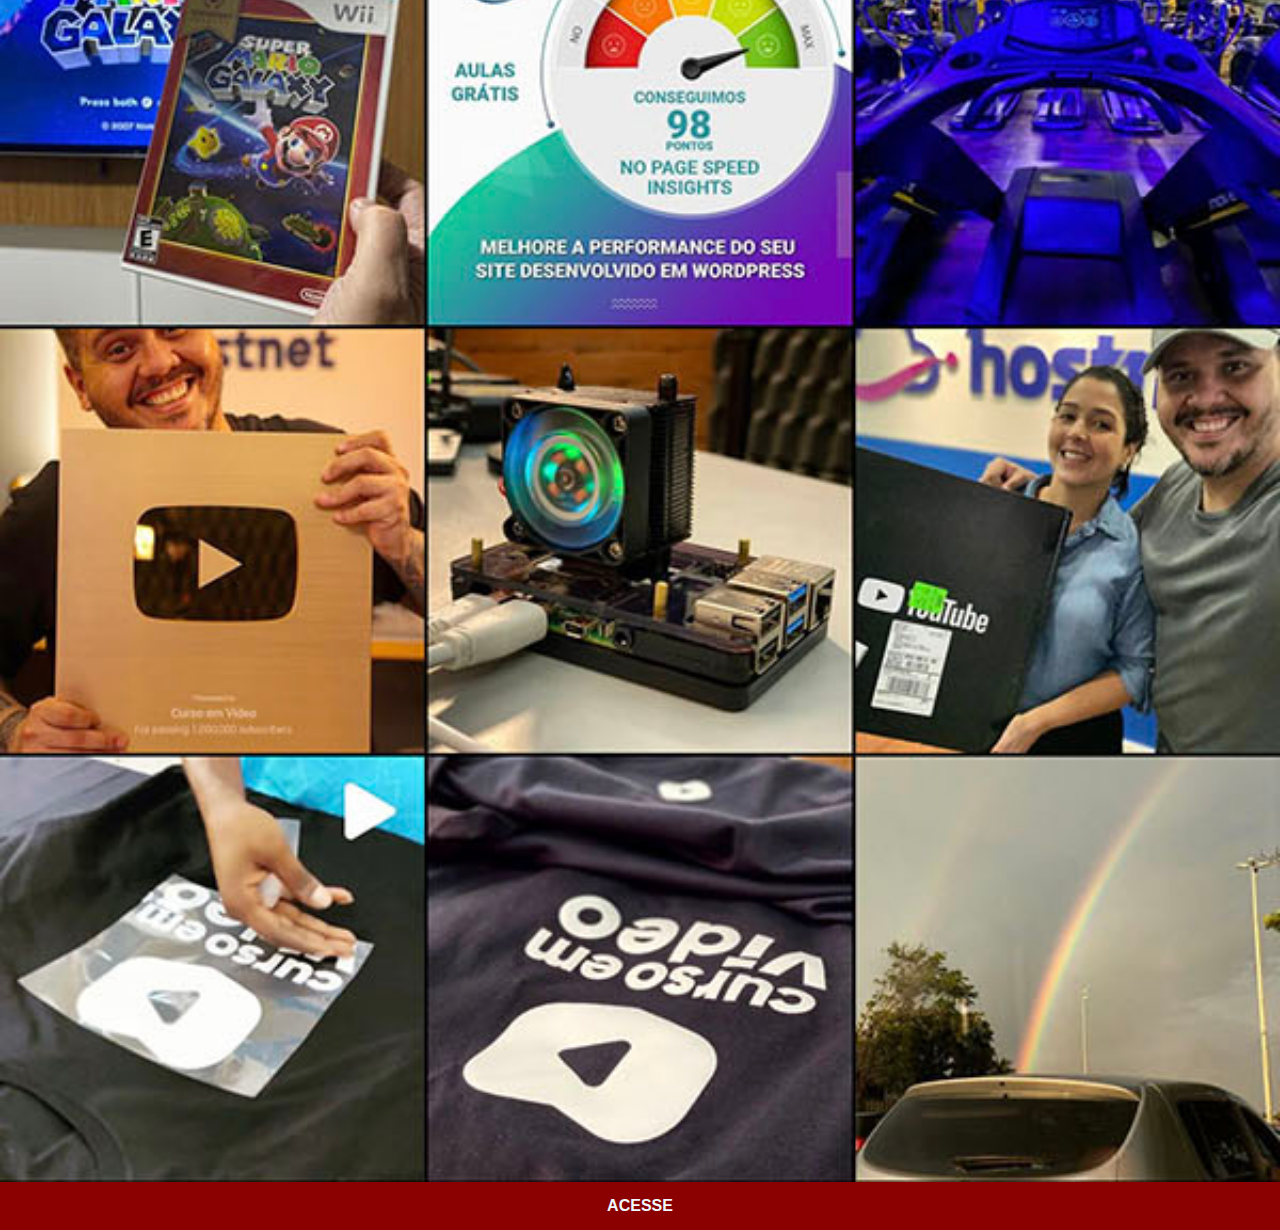
<file: instagram.html>
<!DOCTYPE html>
<html lang="pt-br">
<head>
    <meta charset="UTF-8">
    <meta name="viewport" content="width=device-width, initial-scale=1.0">
    <title>Instagram</title>
    <link rel="stylesheet" href="estilos/social.css">
</head>
<body>
    <img src="imagens/tela-instagram.jpg" alt="Instagram">
    <a href="https://www.instagram.com/gustavoguanabara/" target="_blank">ACESSE</a>
</body>
</html>
</file>
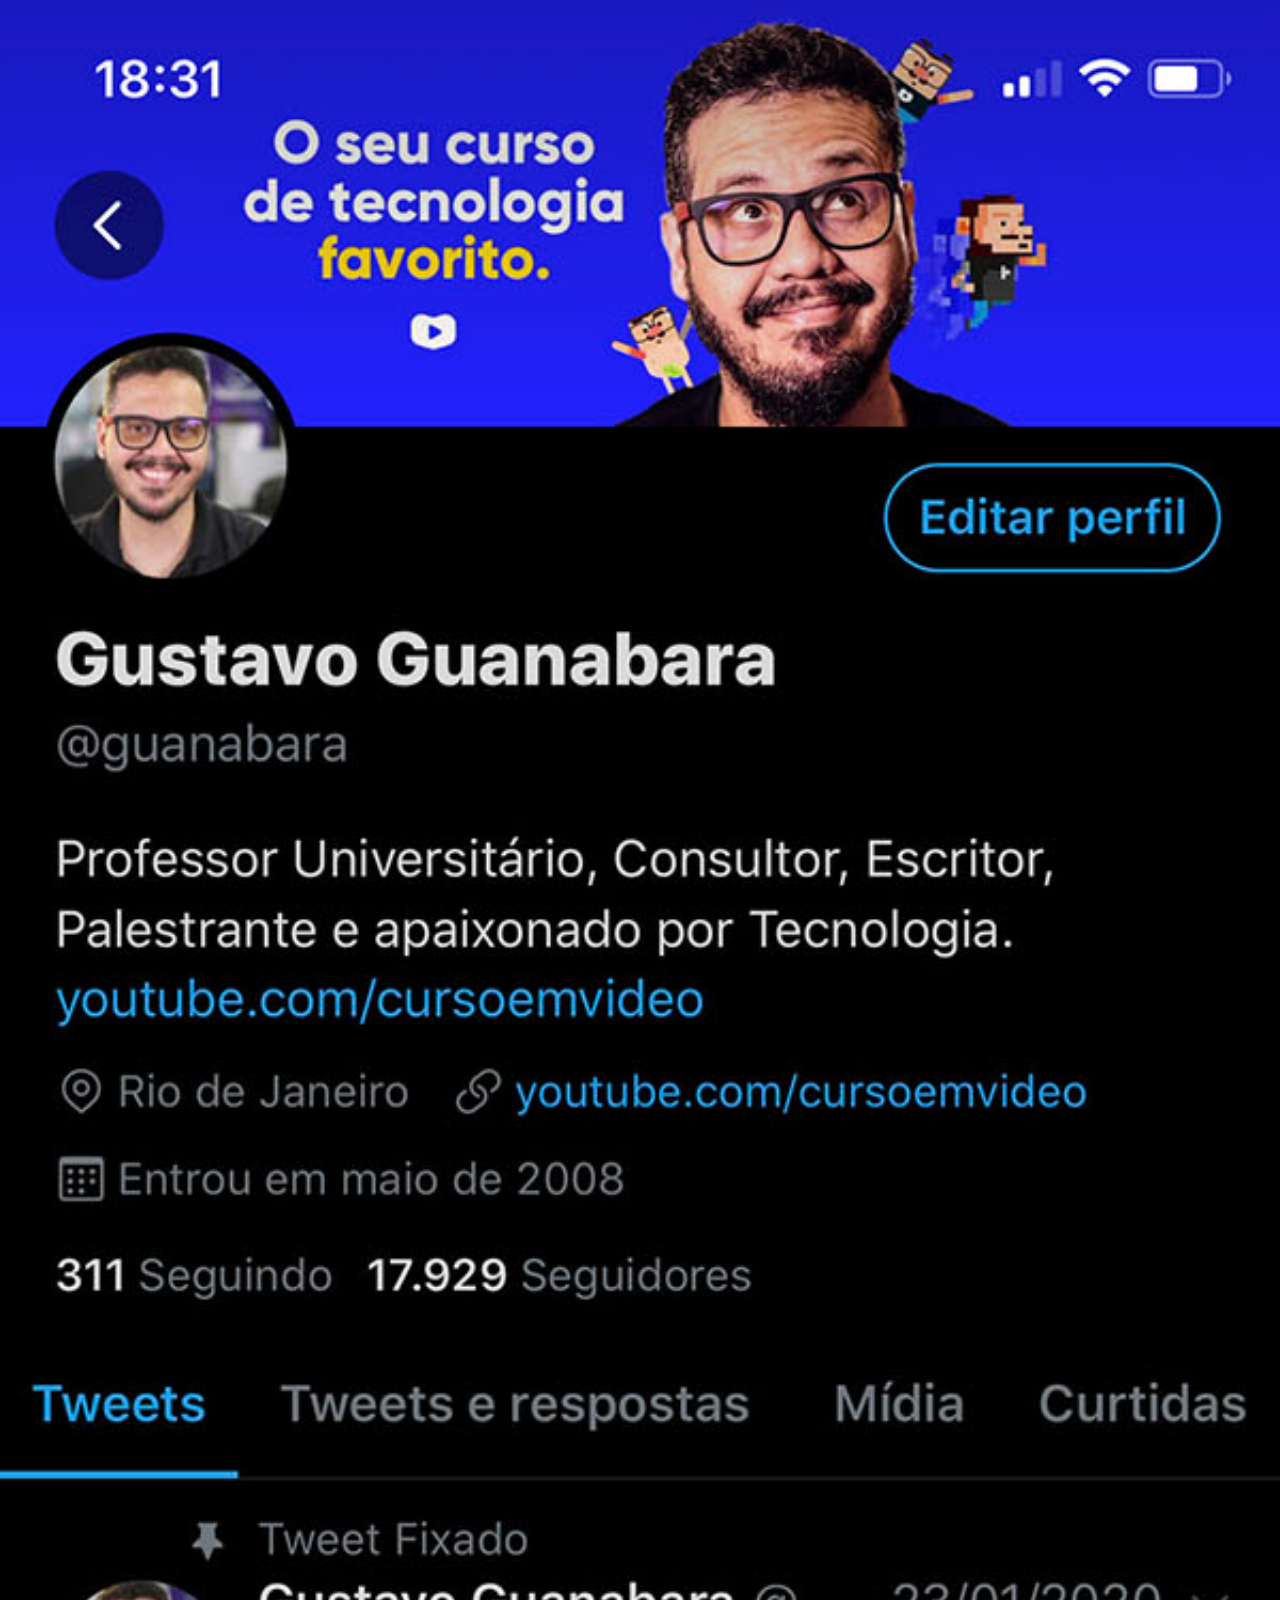
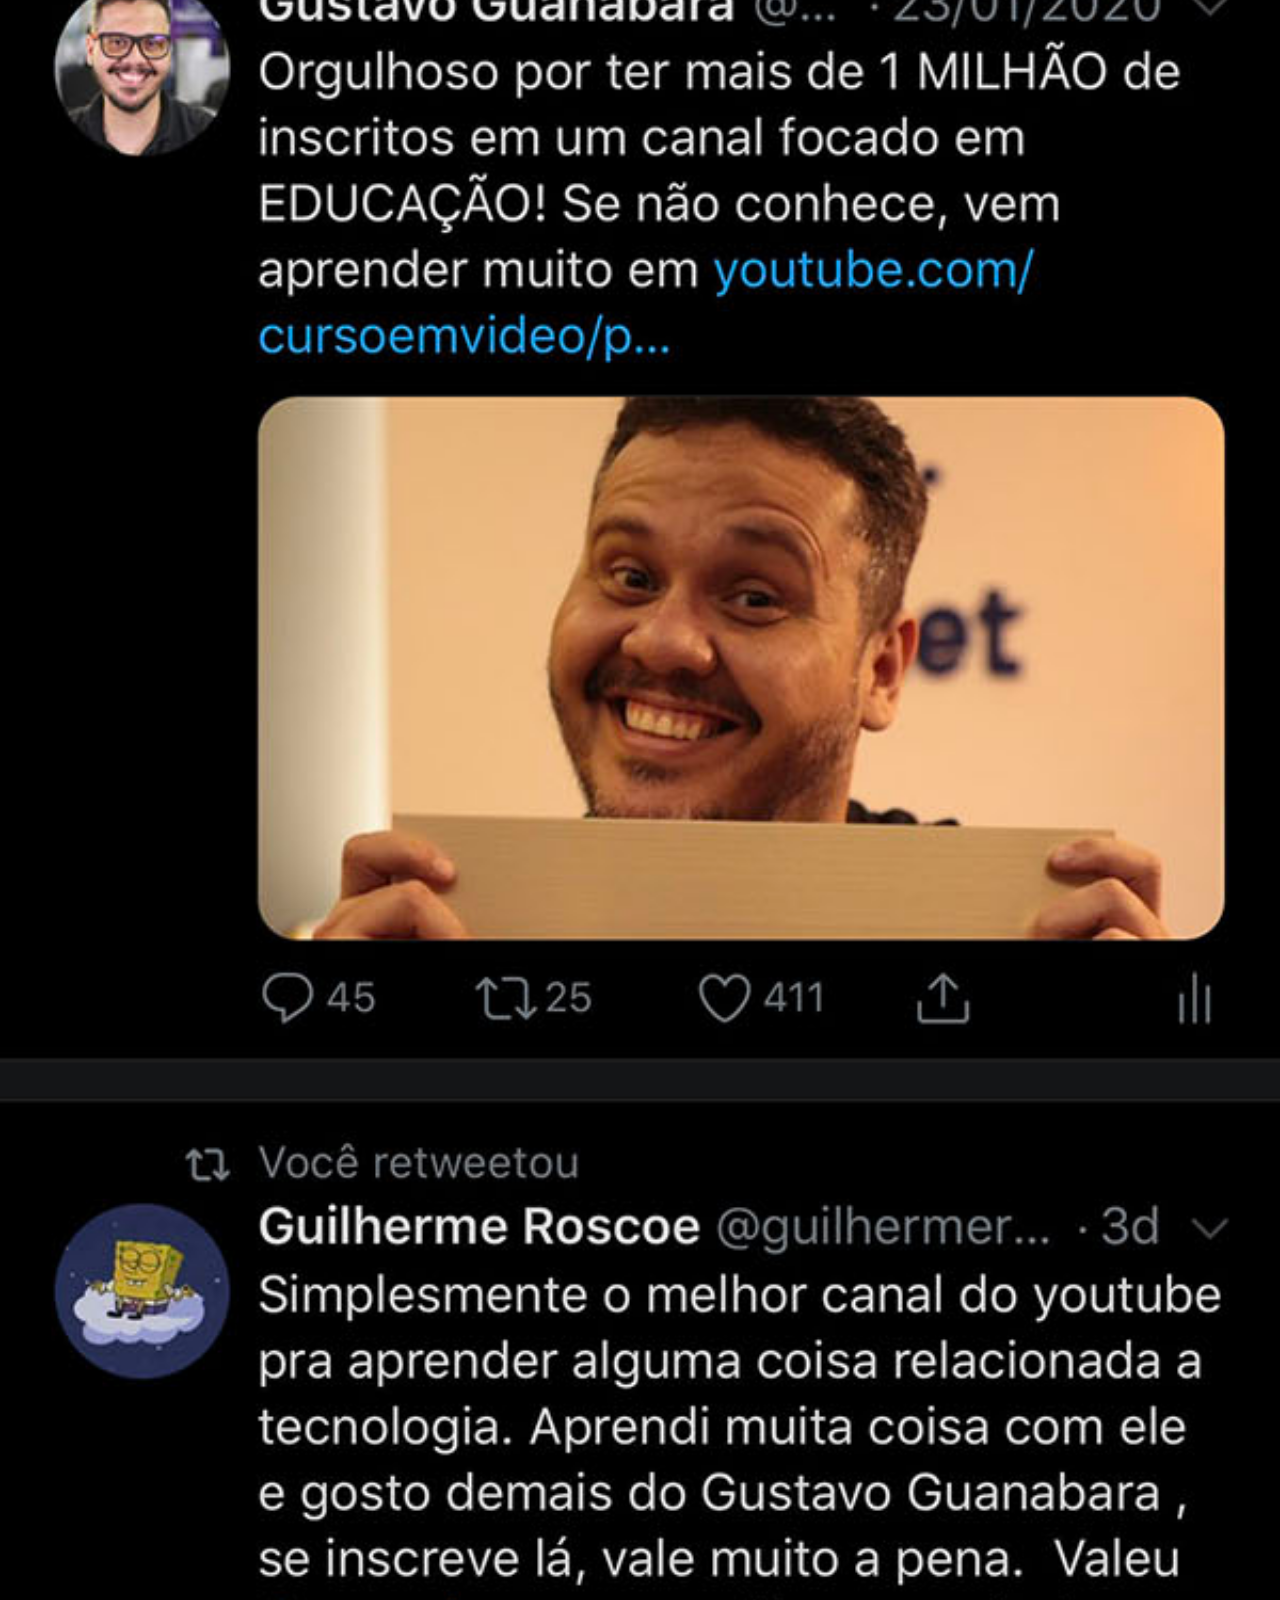
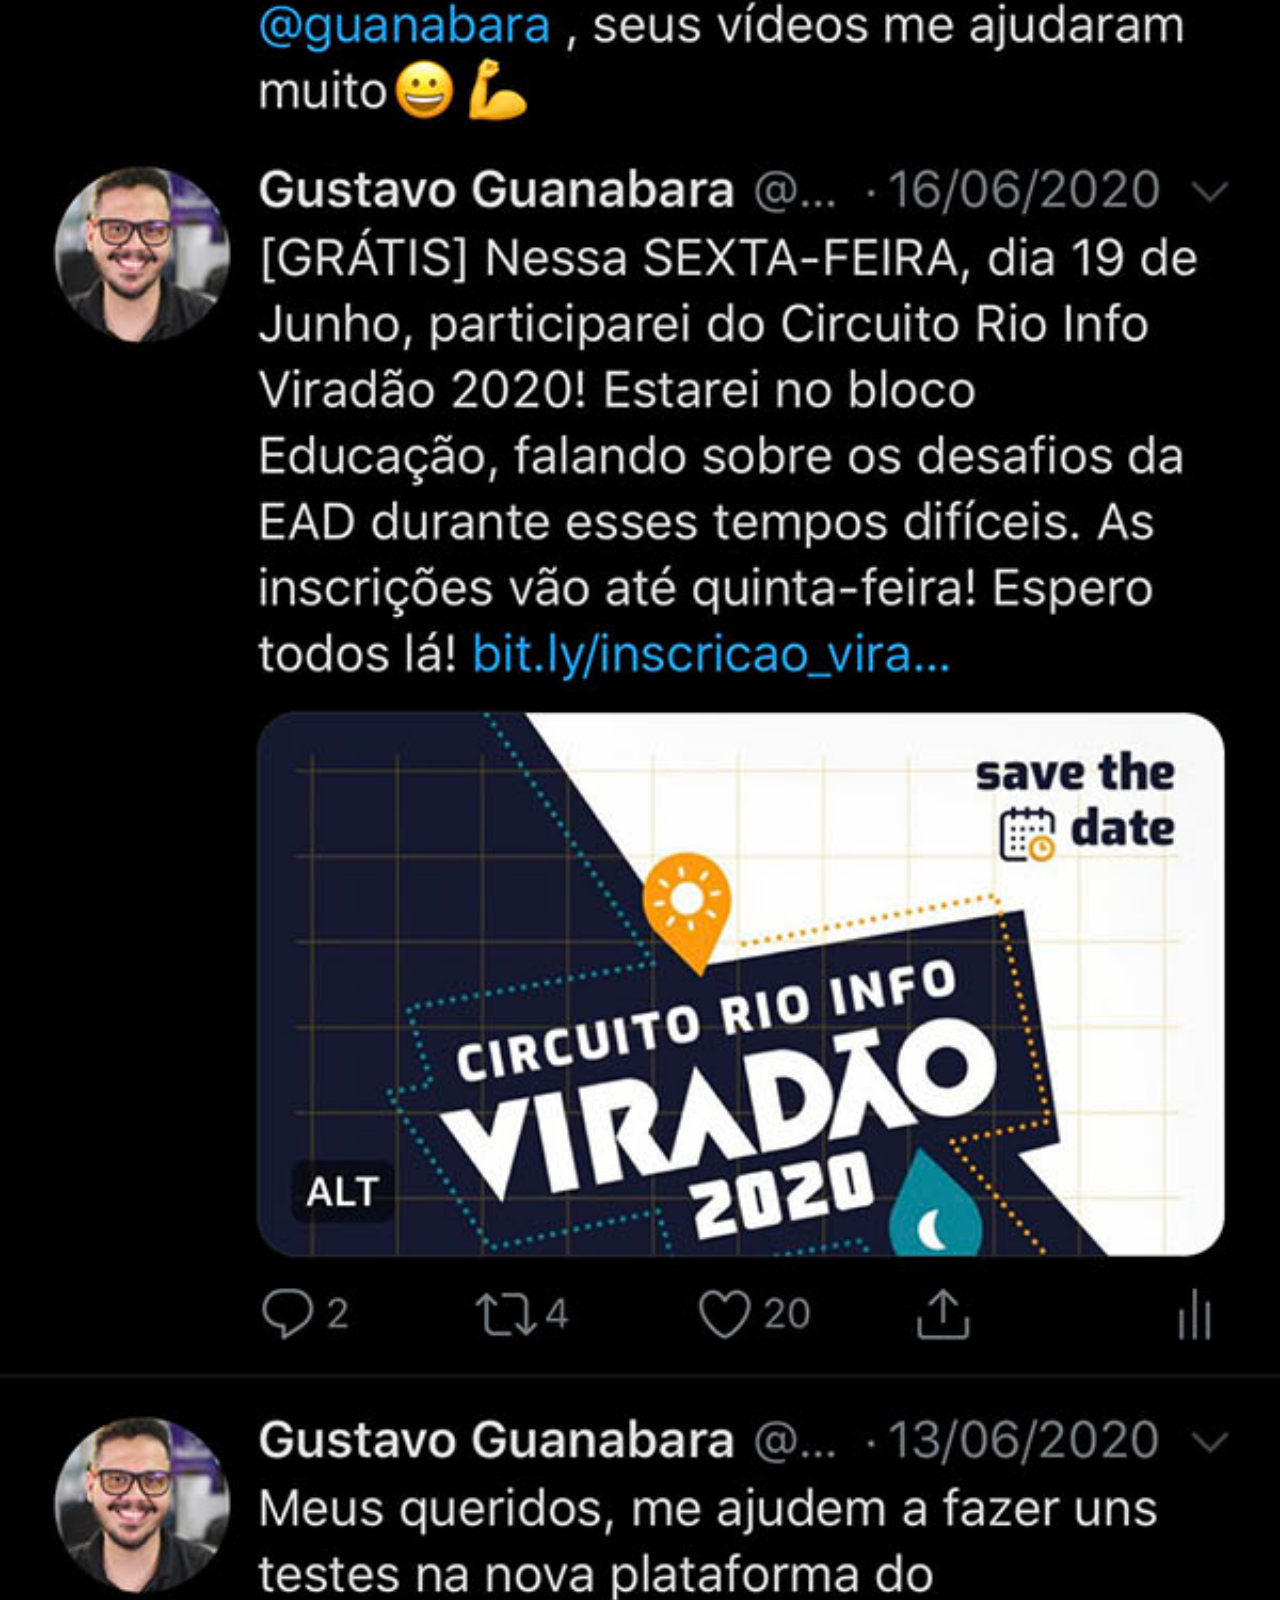
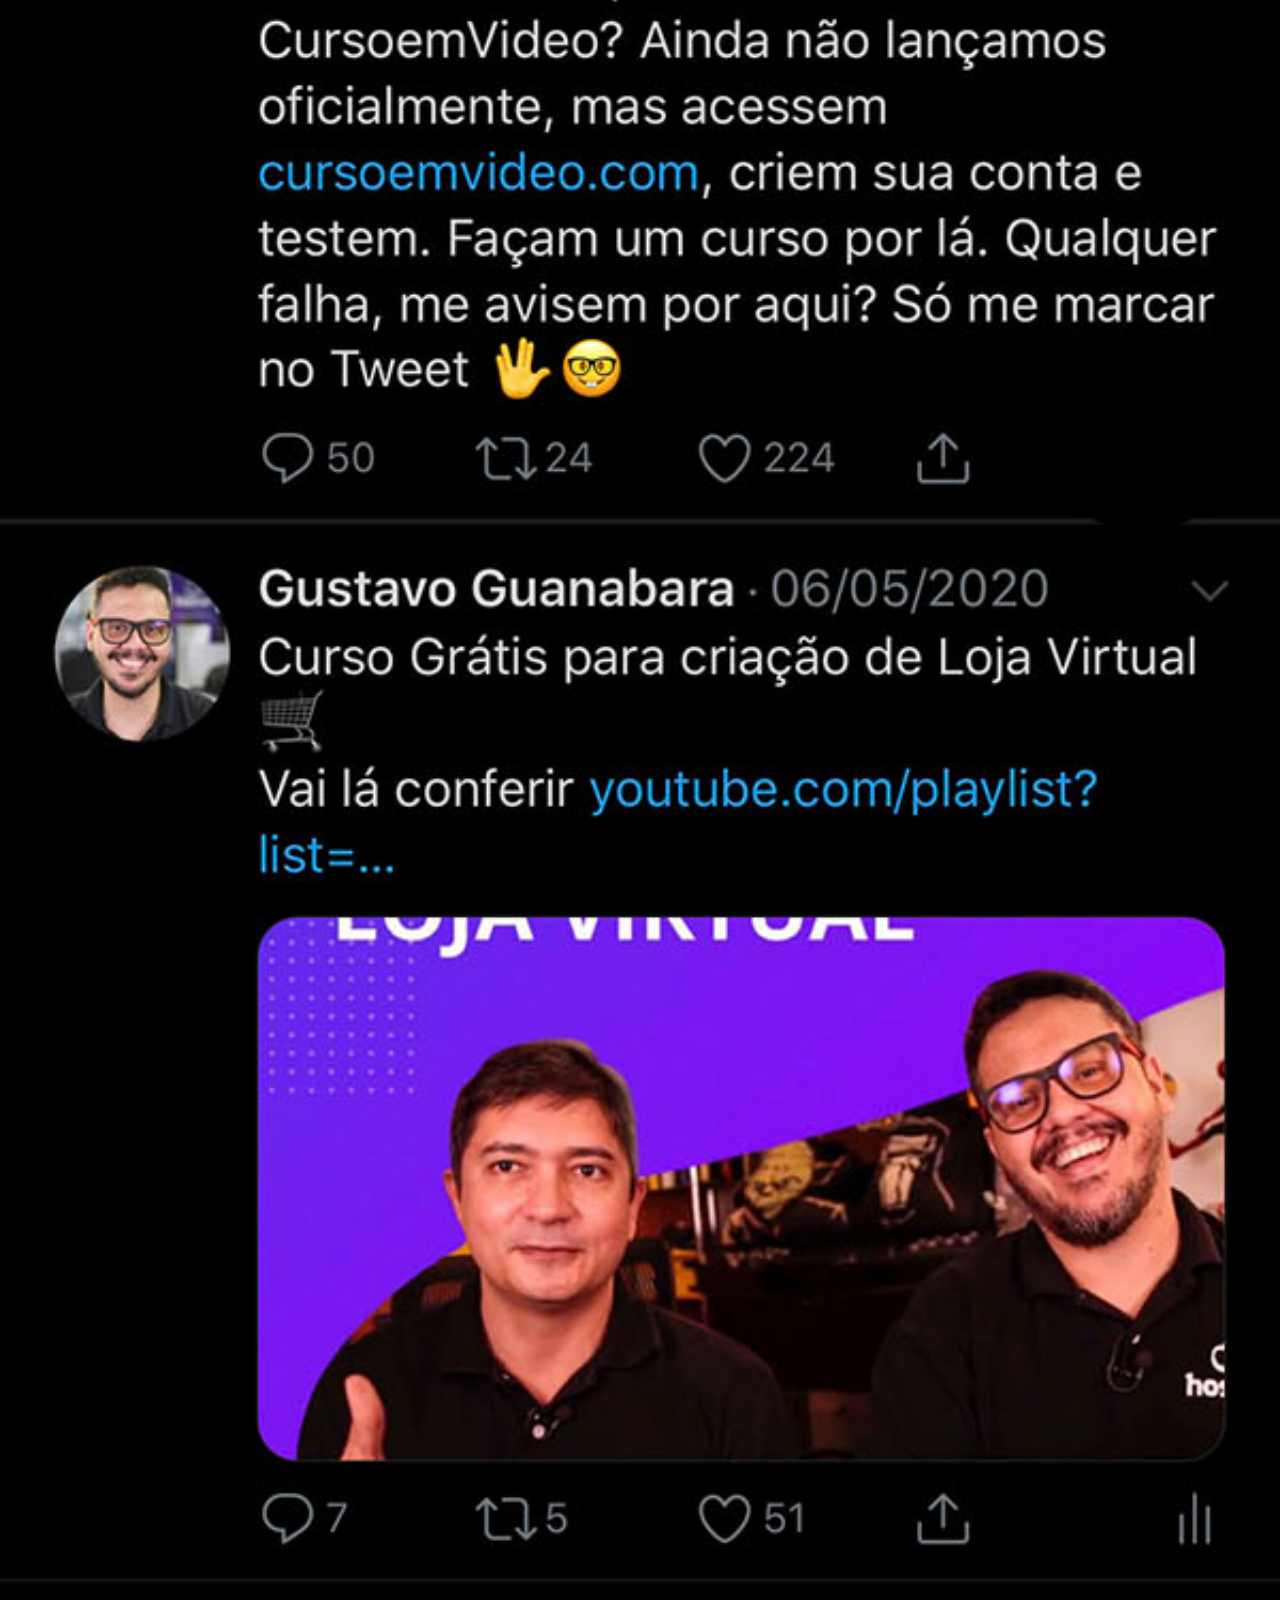
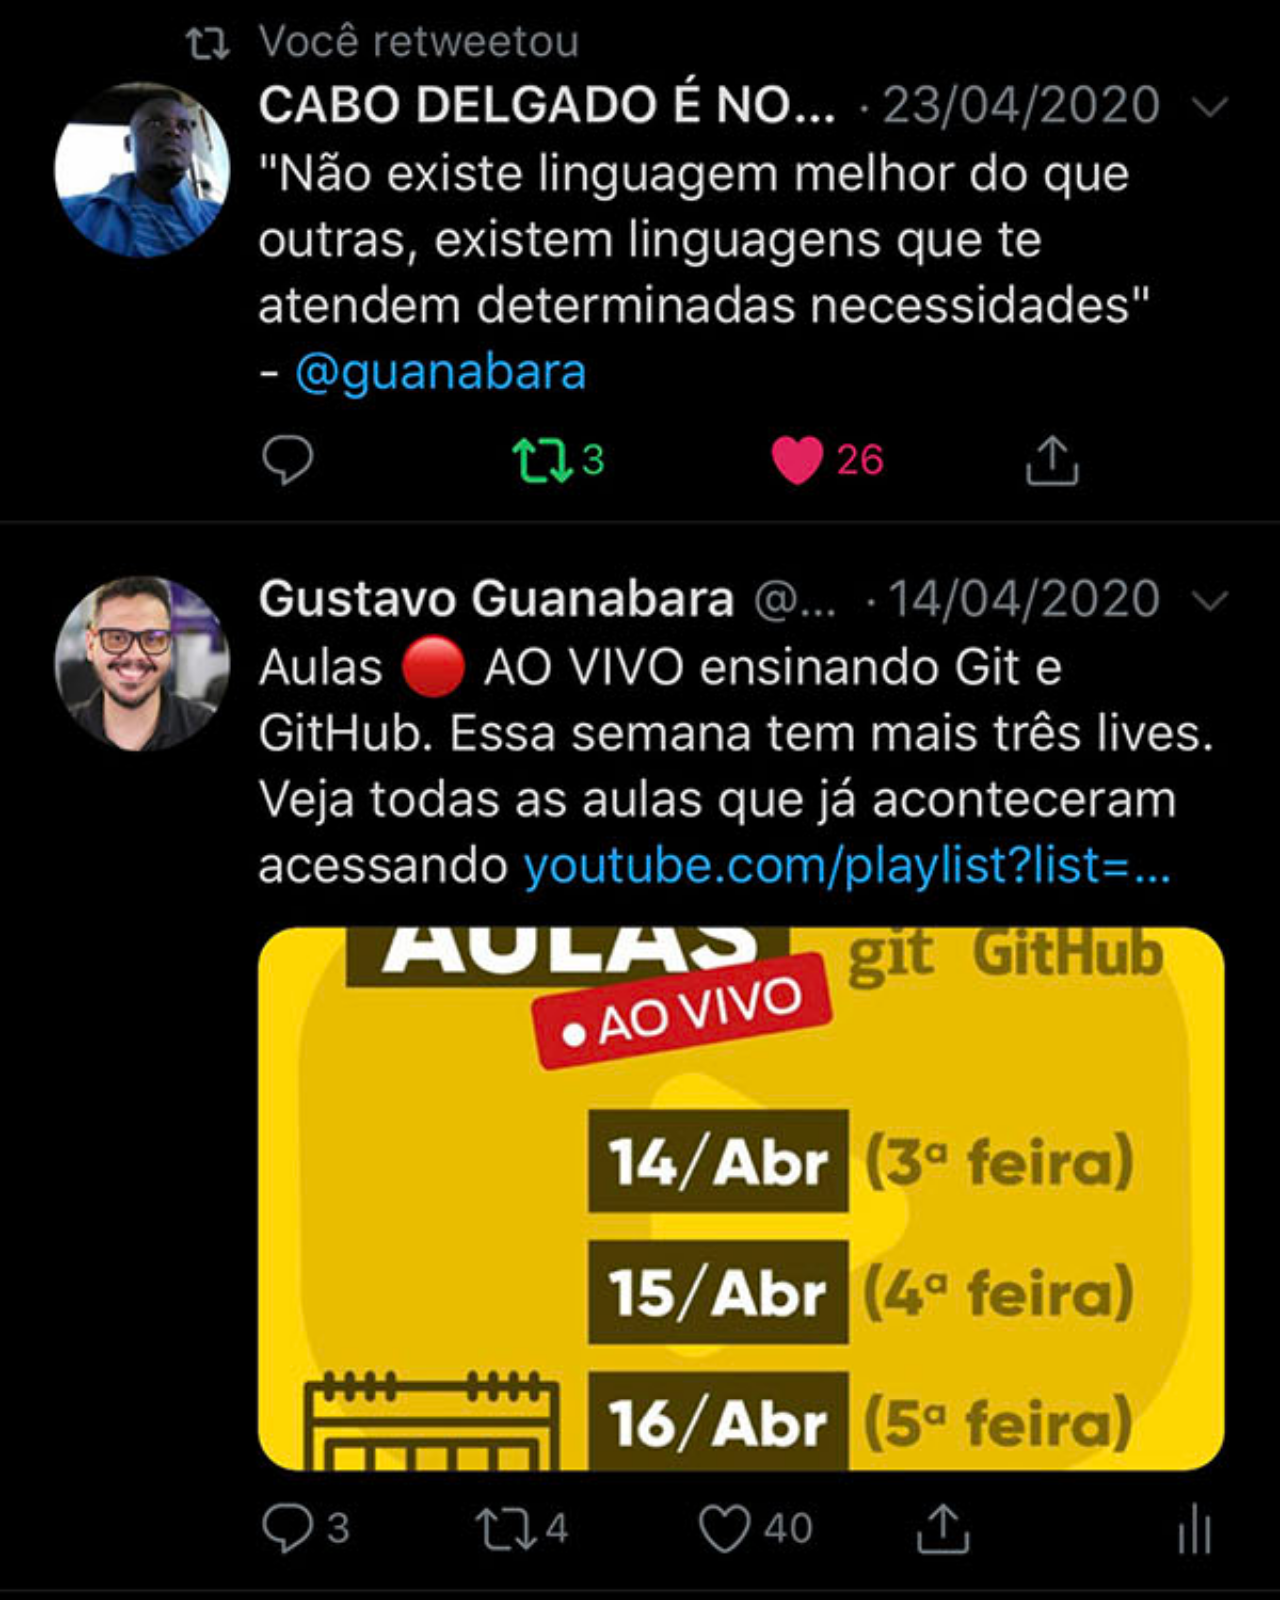
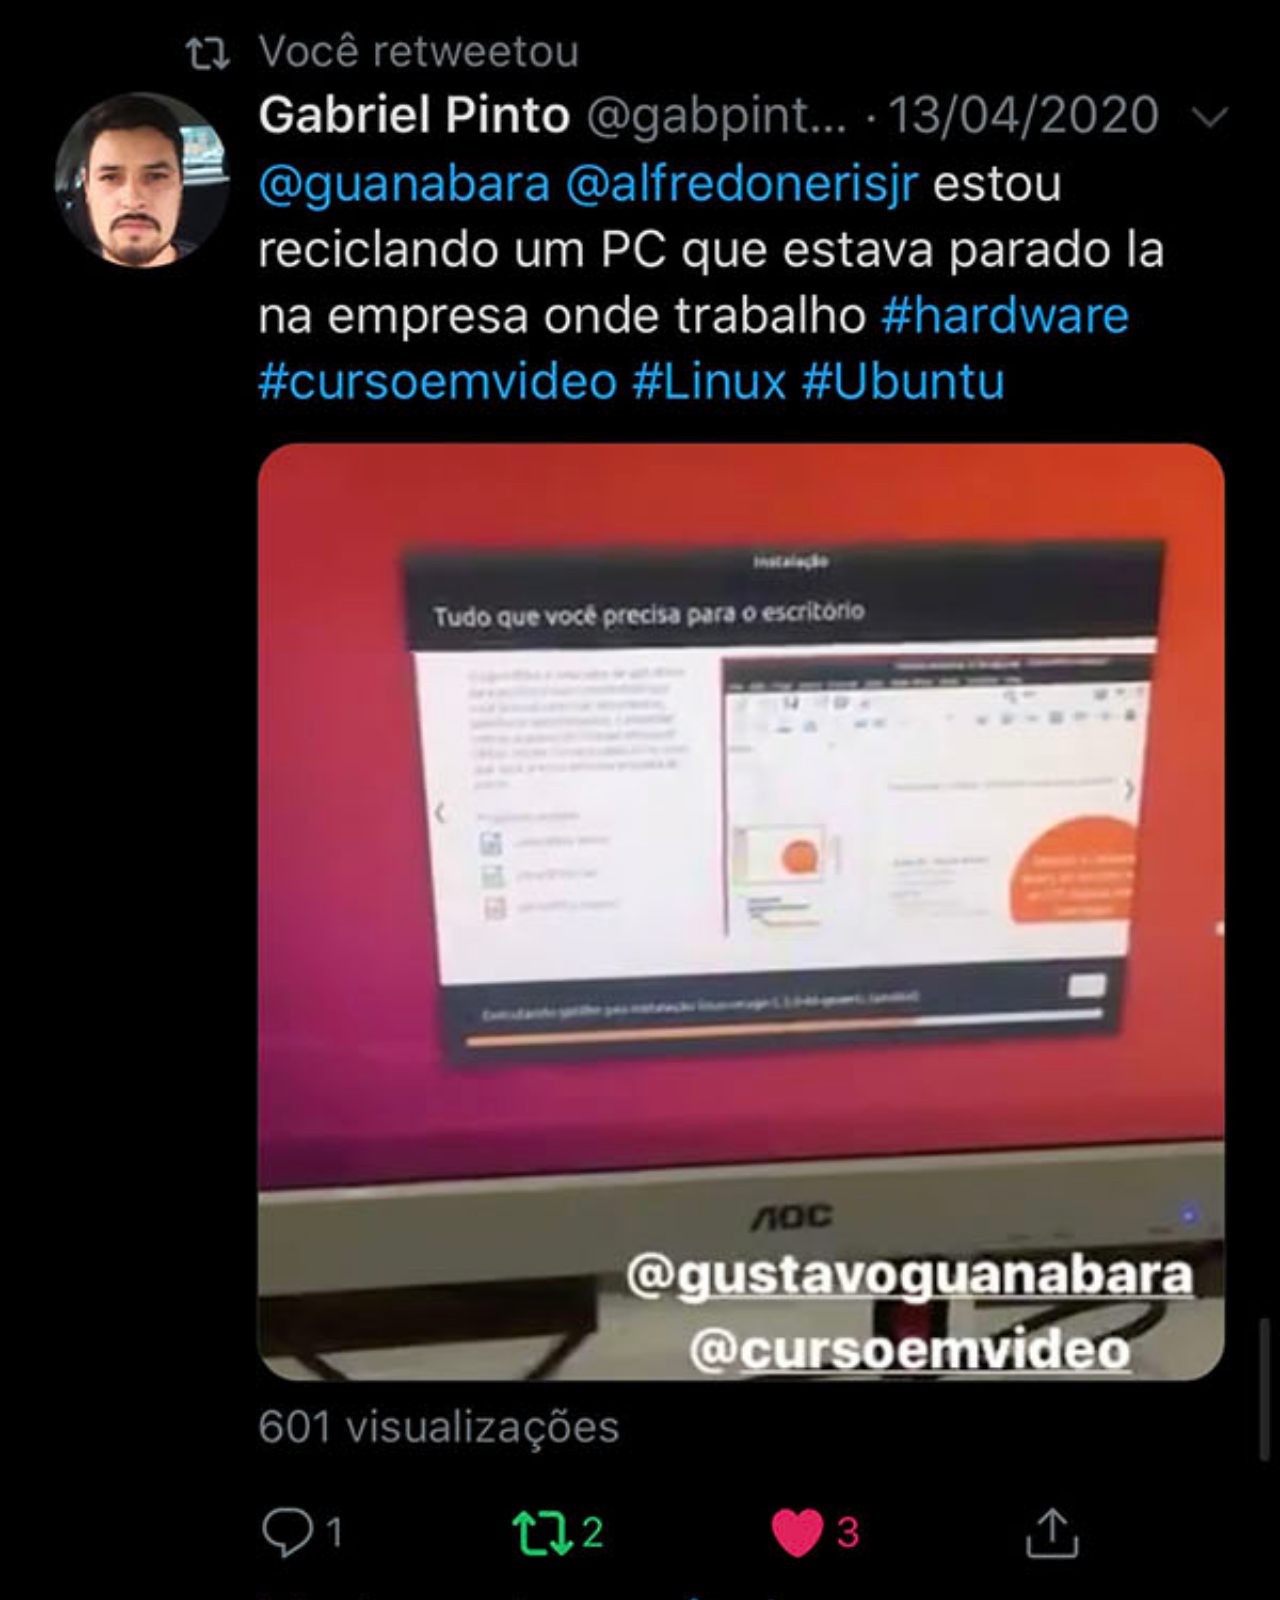
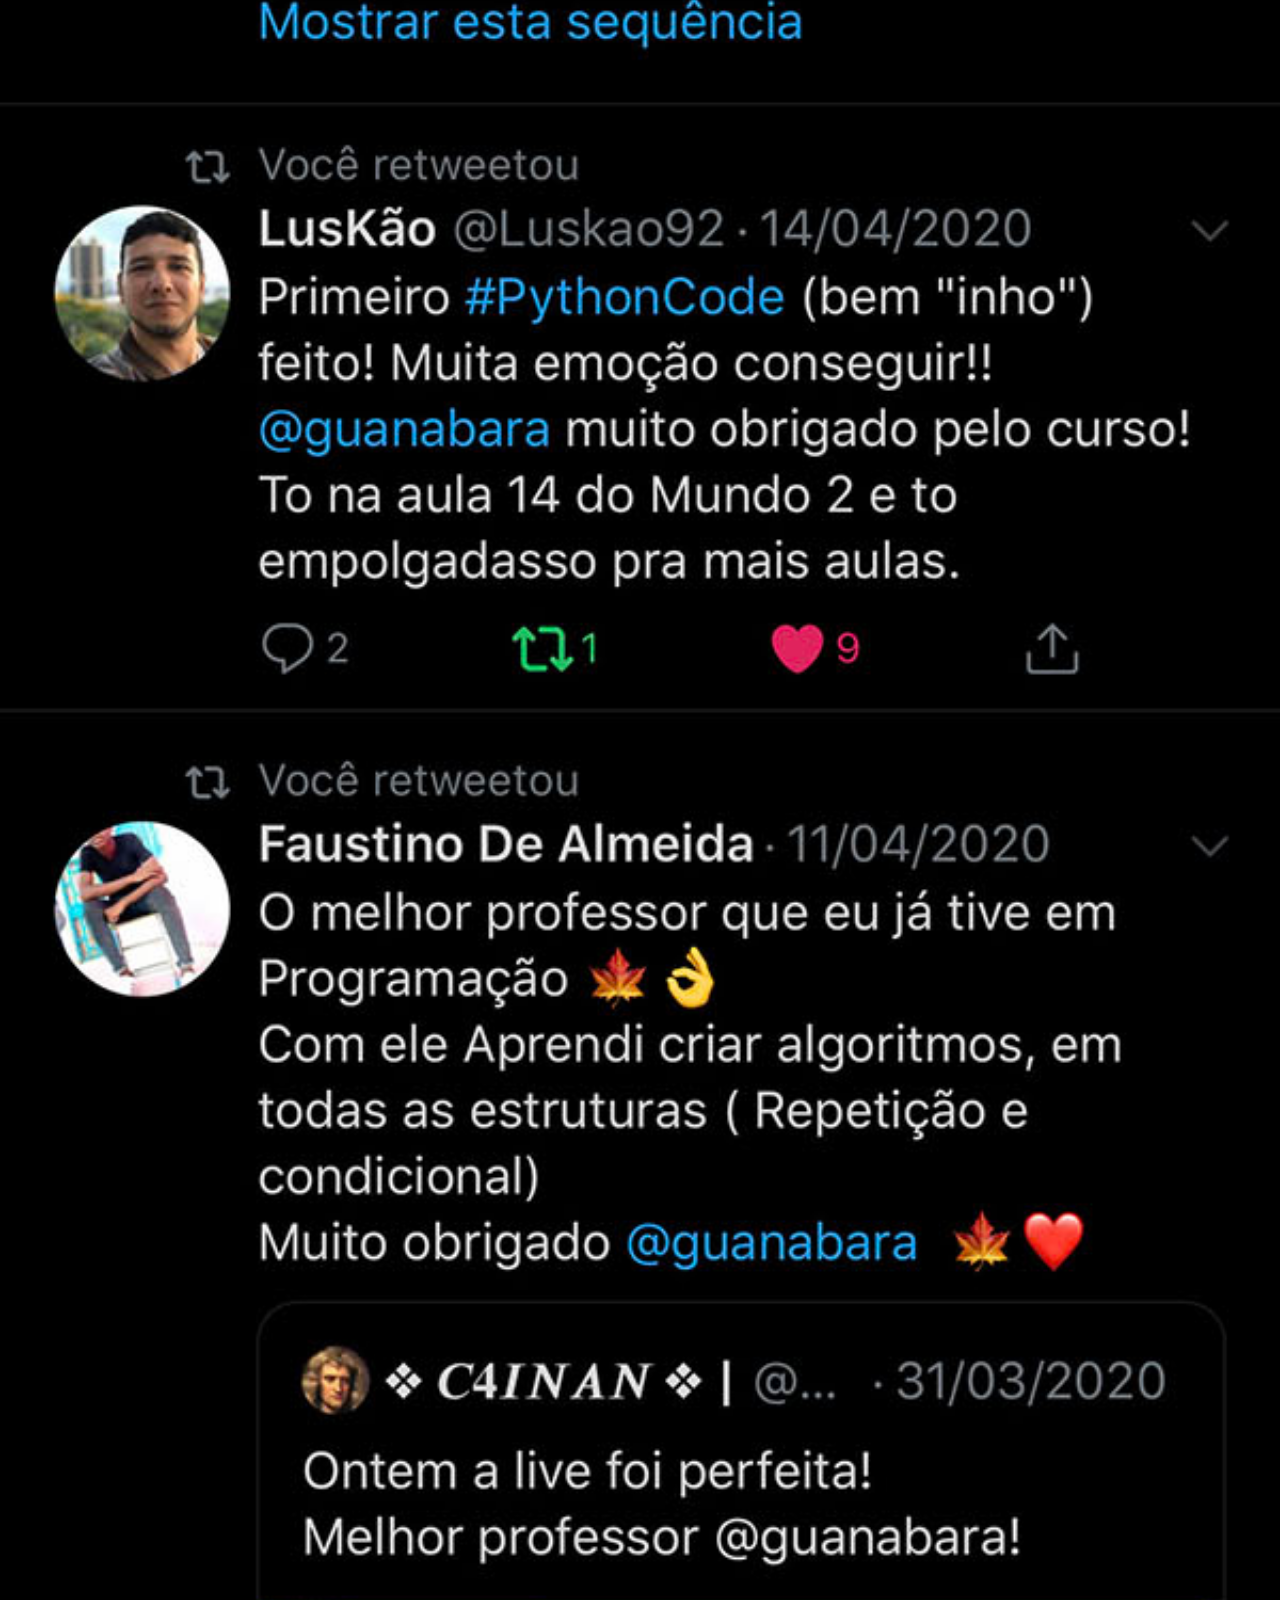
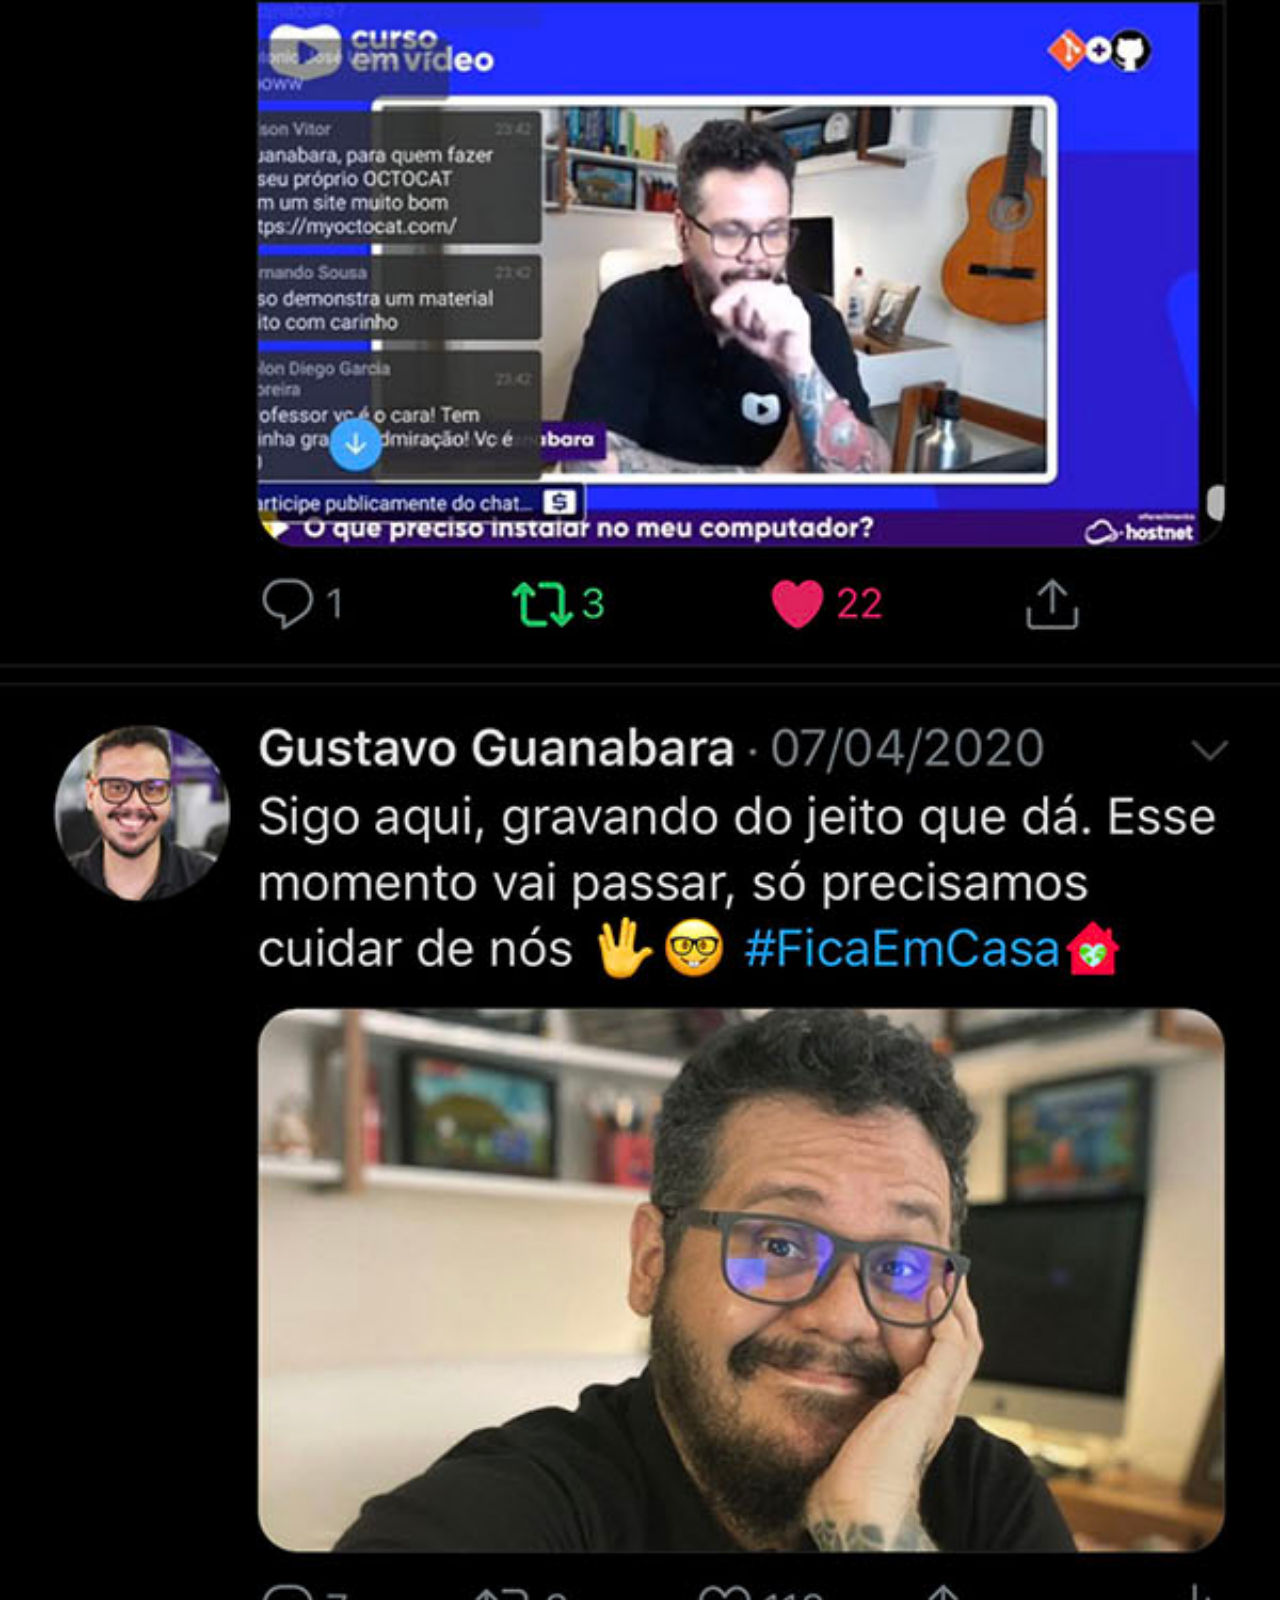
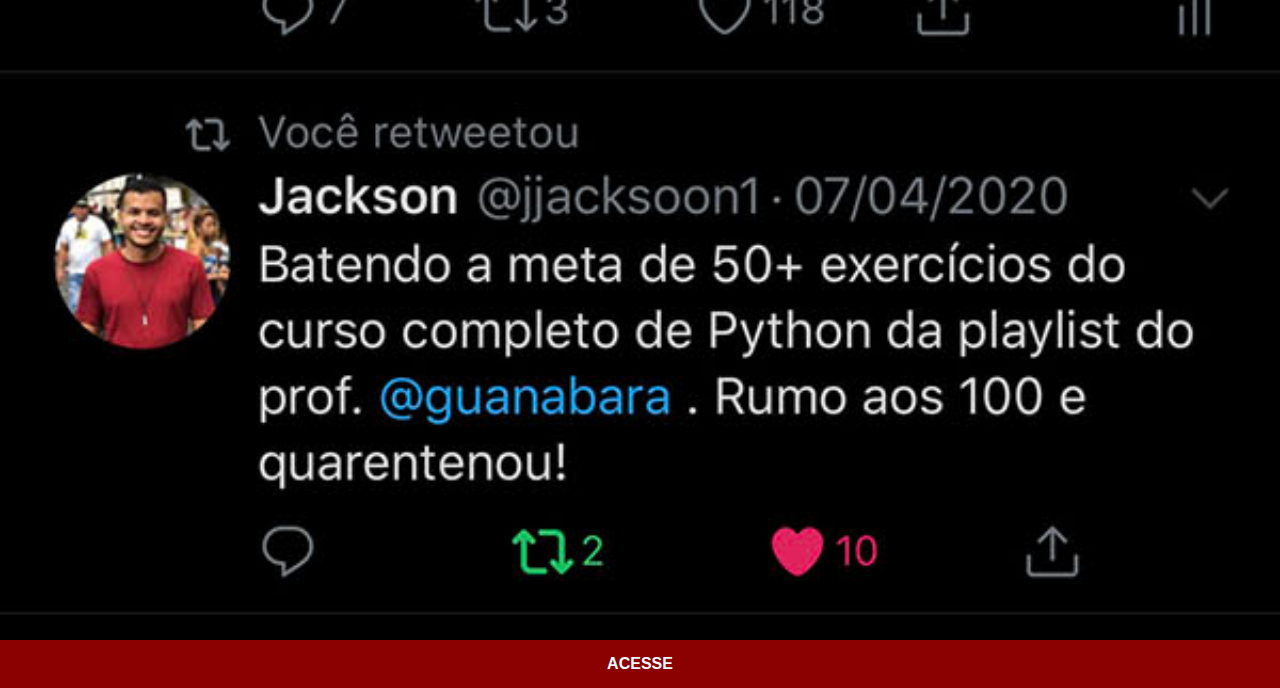
<file: twiter.html>
<!DOCTYPE html>
<html lang="pt-br">
<head>
    <meta charset="UTF-8">
    <title>Twitter</title>
    <link rel="stylesheet" href="estilos/social.css">
</head>
<body>
    <img src="imagens/tela-twitter.jpg" alt="Twitter">
    <a href="https://twitter.com/guanabara/?lang=pt-br" target="_blank">ACESSE</a>
</body>
</html>
</file>
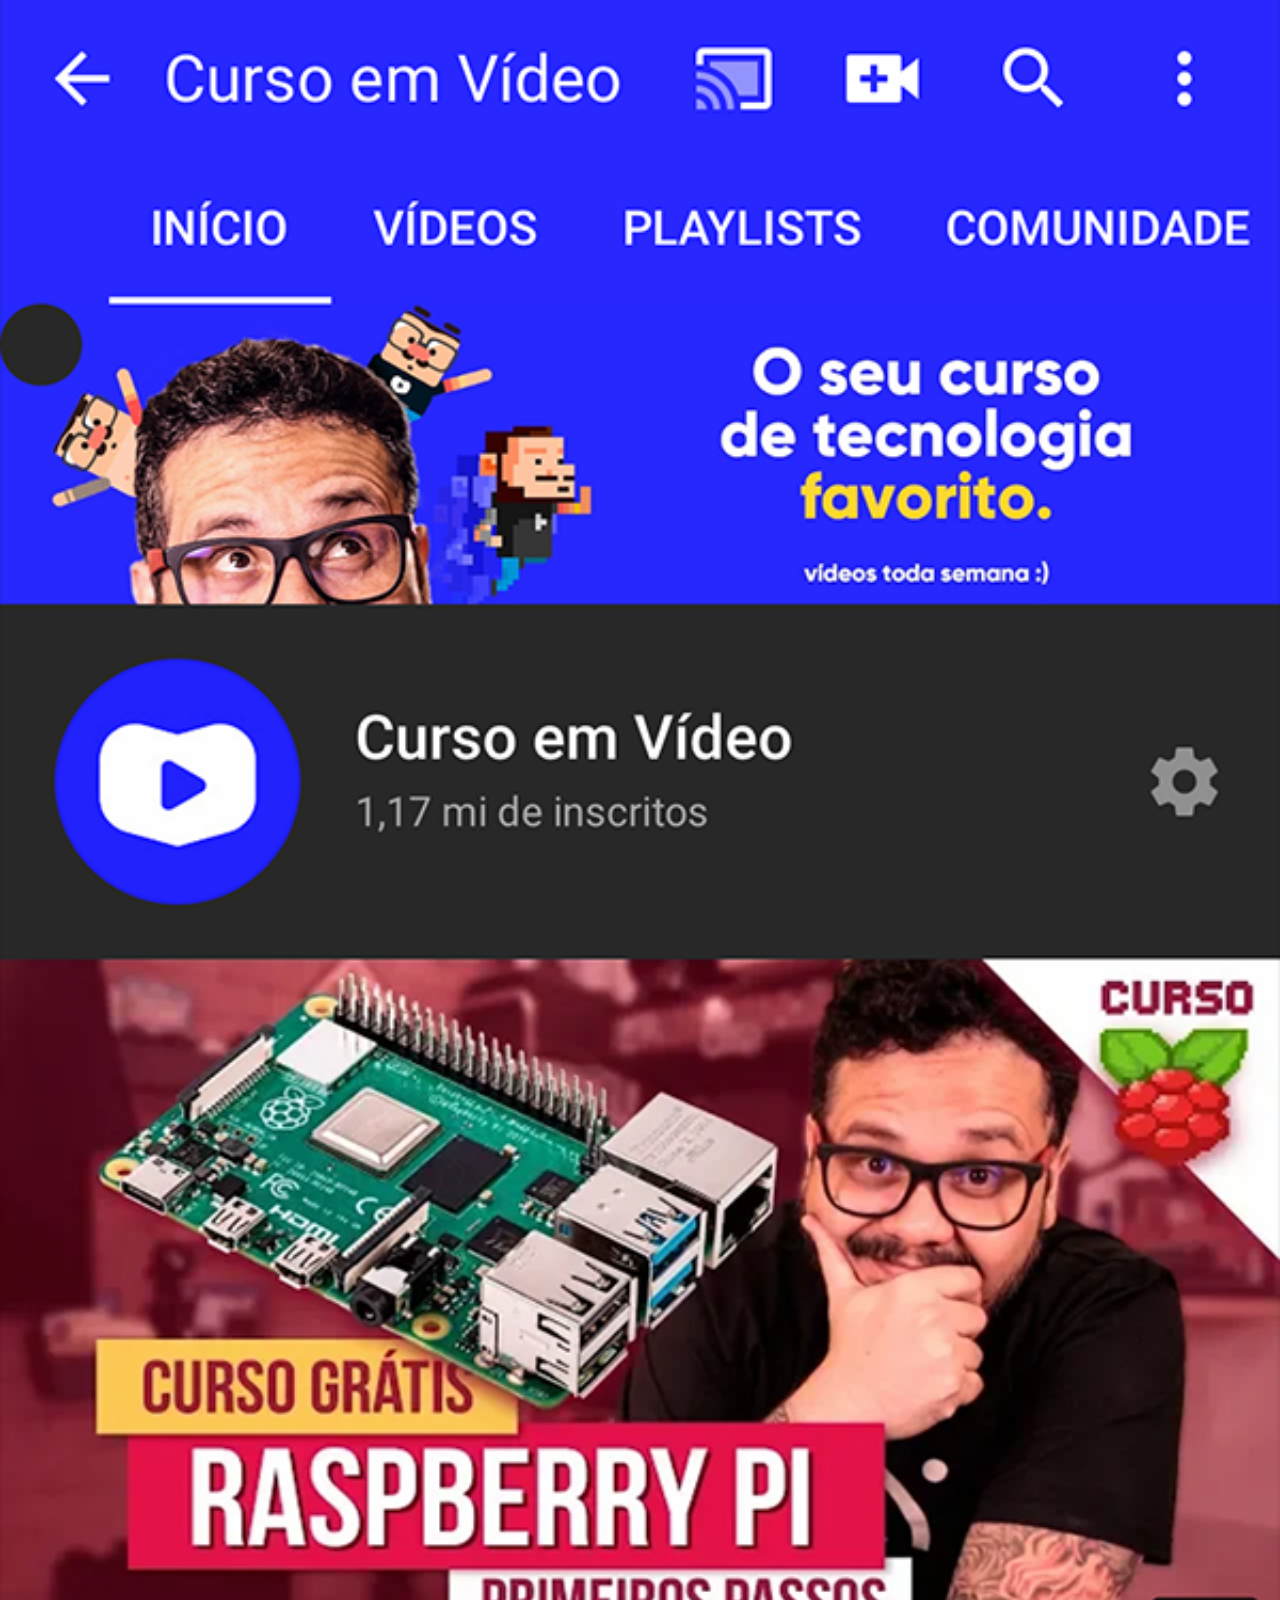
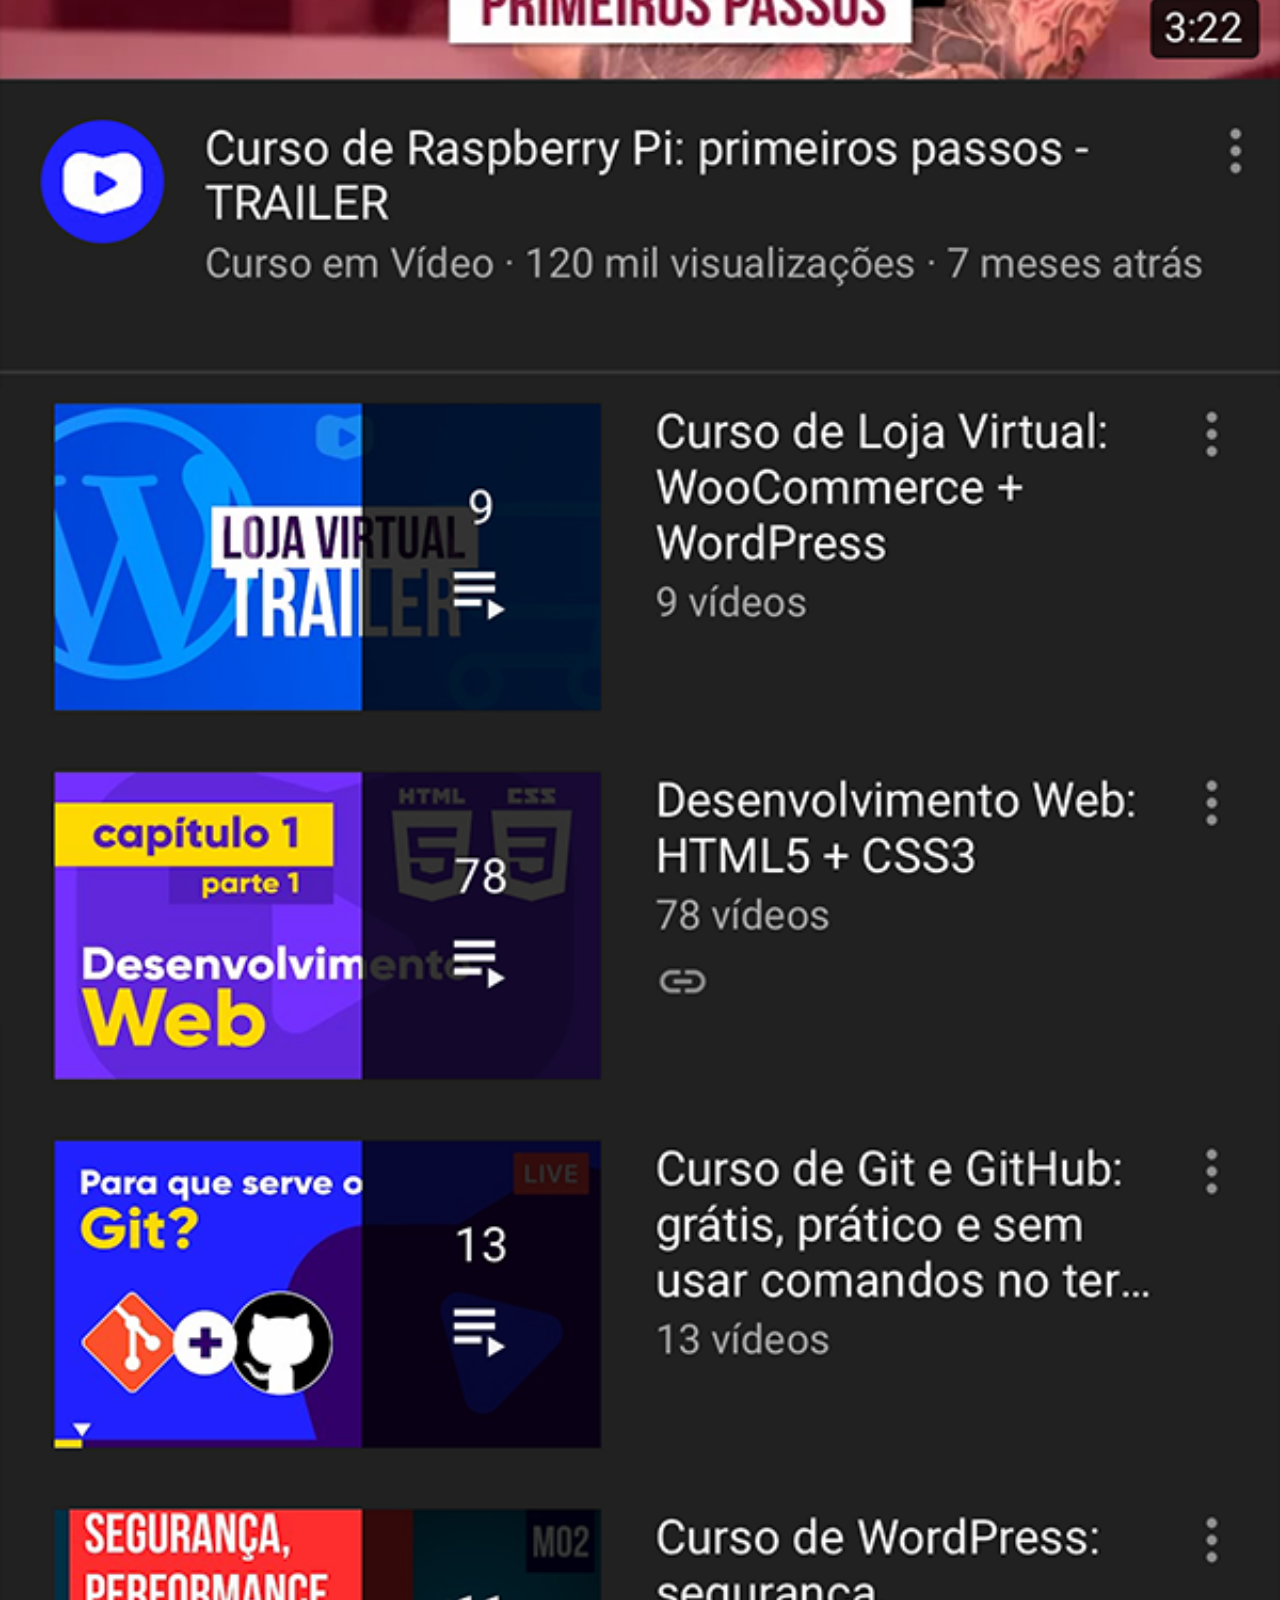
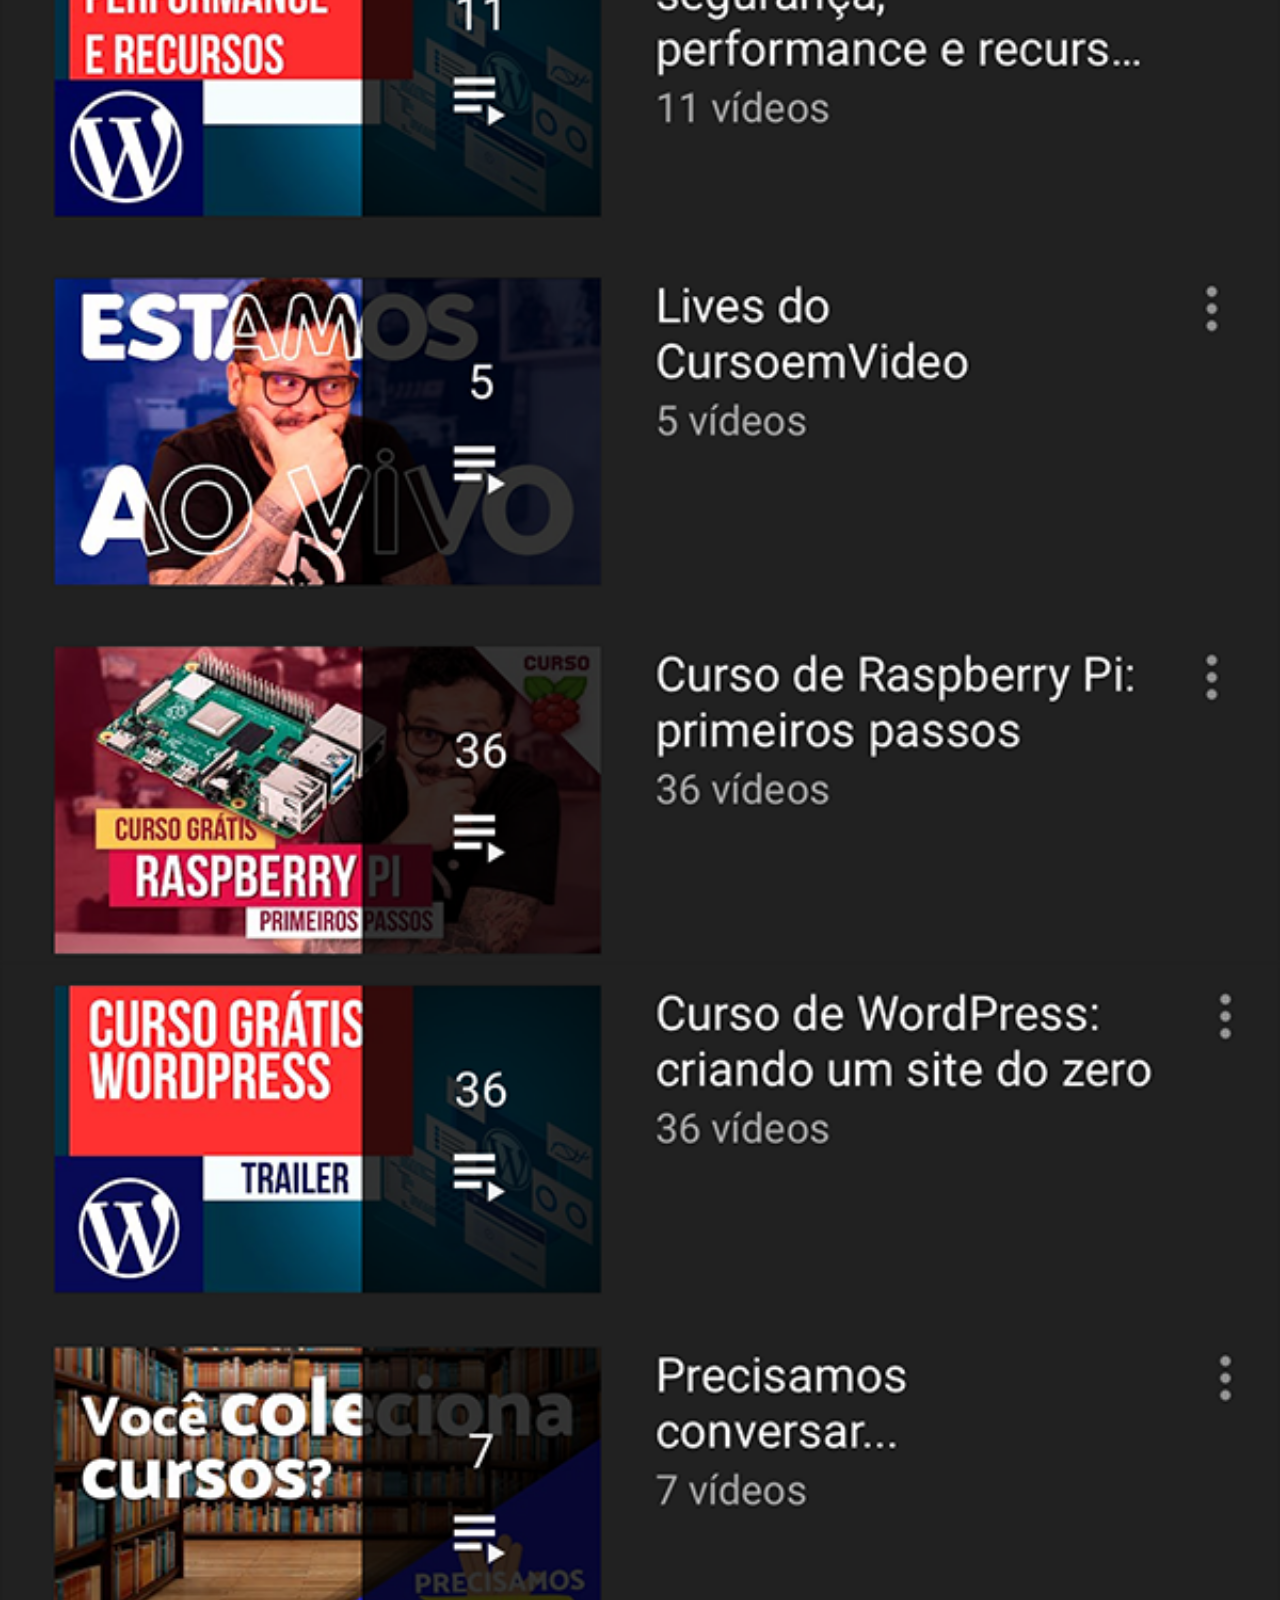
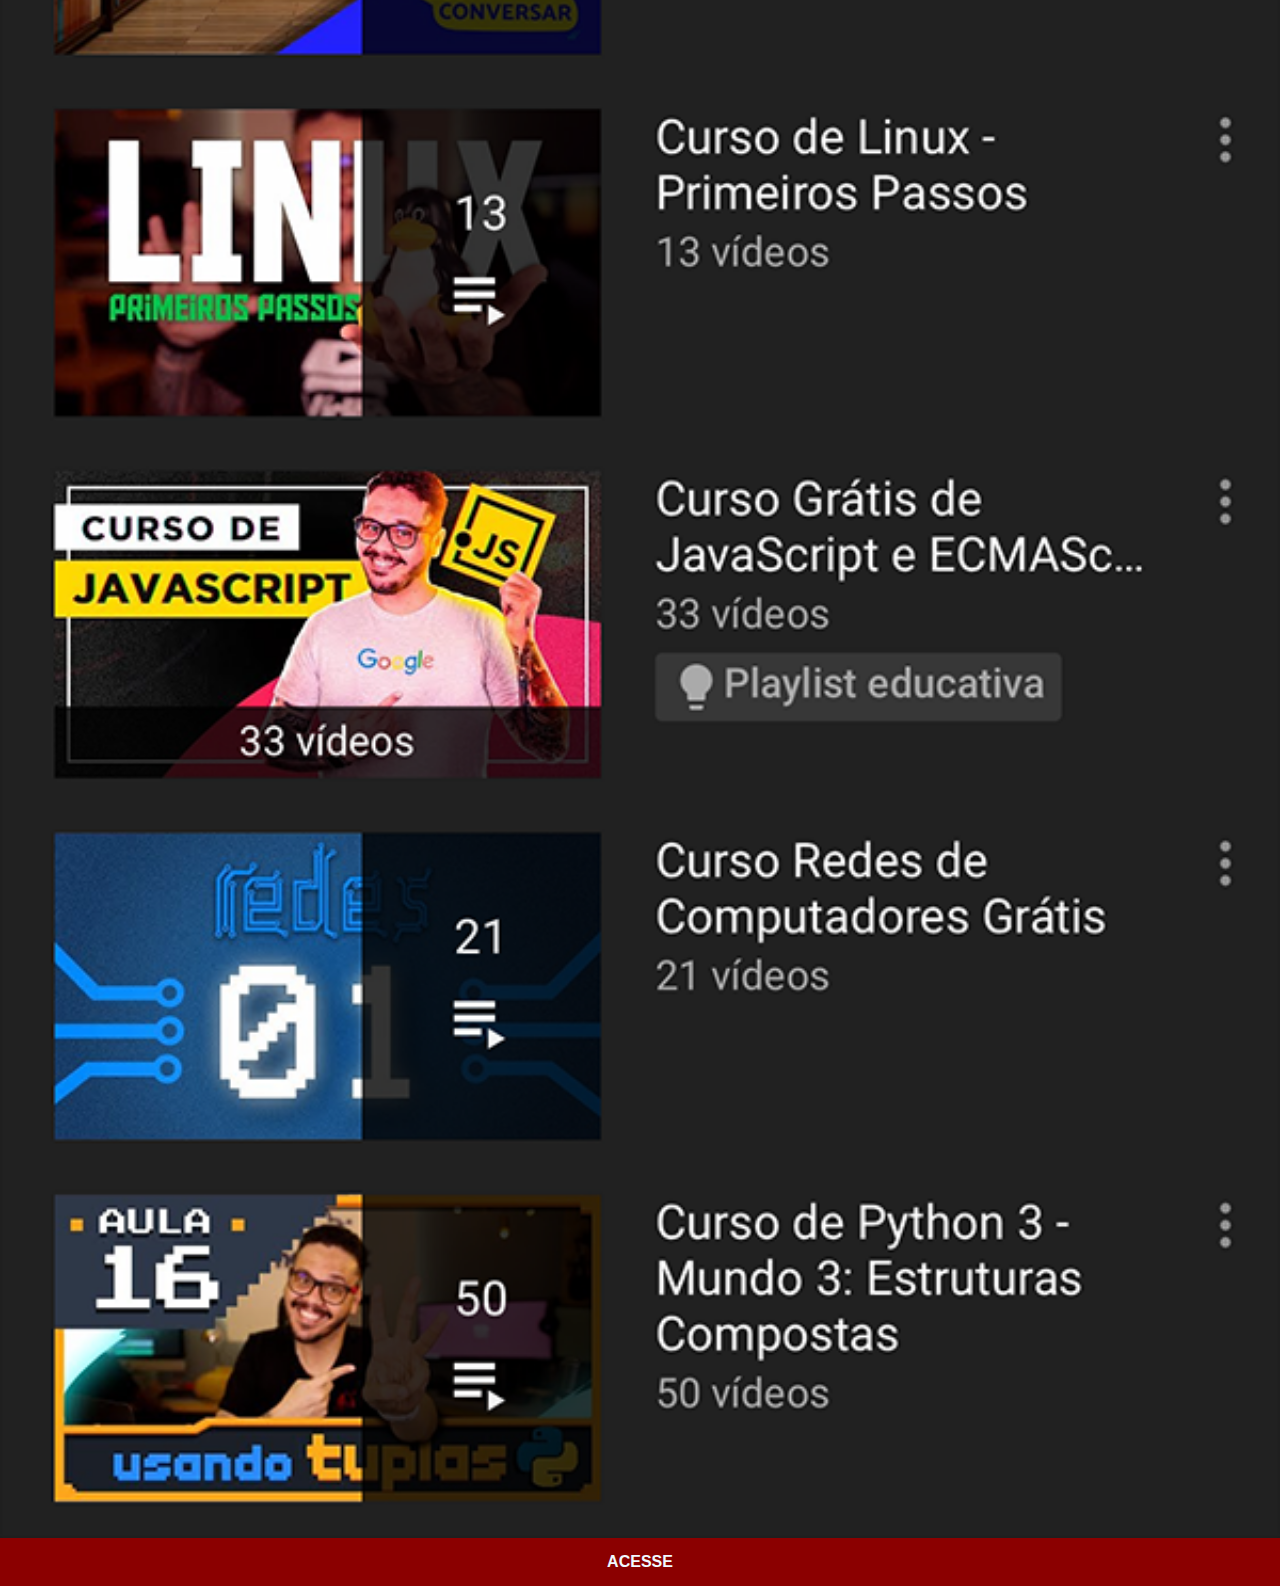
<file: youtube.html>
<!DOCTYPE html>
<html lang="pt-br">
<head>
    <meta charset="UTF-8">
    <meta name="viewport" content="width=device-width, initial-scale=1.0">
    <title>youtube</title>
    <link rel="stylesheet" href="estilos/social.css">
</head>
<body>
    <img src="imagens/tela-youtube.png" alt="YouTube">
    <a href="https://www.youtube.com/@CursoemVideo" target="_blank">ACESSE</a>
</body>
</html>
</file>
<file: estilos/style.css>
@charset "UTF-8";

* {
    margin: 0px;
    padding: 0px;
}

html, body {
    height: 100vh;
    width: 100vw;
    background-color: black;
}

body {
    background-image: url(../imagens/fundo-tela.jpg);
    background-size: cover;
    background-attachment: fixed;

}
main {
    position: relative;
    height: 100vh;
    
}

section#redes-sociais {
    padding-top: 90px;
    text-align: right;
    
}

section#redes-sociais img {
    width: 50px;
    height: 50px;
    margin: 15px;
    margin-right: 20px;
    border-radius: 50%;
    box-shadow: 2px 2px 5px rgba(0, 0, 0, 0.432);
    box-sizing: border-box;
}

section#redes-sociais img:hover {
    border: 2px solid rgba(255, 255, 255, 0.500);
    transform: translate(-2px, -2px);
    box-shadow: 5px 5px 10px rgba(0, 0, 0, 0.44);
    transition: transform .3s, border .2s;
}

section#celular {
    position: absolute;
    top: 50%;
    left: 45%;
    transform: translate(-50%, -50%);
    height: 627px;
    width: 311px;
    background-image: url(../imagens/frame-iphone.png);
}

iframe#tela {
    position: relative;
    top: 79px;
    left: 21px;
    width: 268px;
    height: 472px;
}
</file>
<file: estilos/social.css>
@charset "UTF-8";

*{
    margin: 0px;
    padding: 0px;
    font-family: Arial, Helvetica, sans-serif;
}

::-webkit-scrollbar {
    width: 0px;
    height: 0px;
}

body {
    background-color: black;
}

img {
    display: block;
    width: 100vw;
    margin: auto;
}

a {
    display: block;
    background-color: darkred;
    text-align: center;
    margin: auto;
    padding: 15px;
    color: aliceblue;
    font-weight: bold;
    text-decoration: none;
}

a:hover {
    background-color: red;
}
</file>
